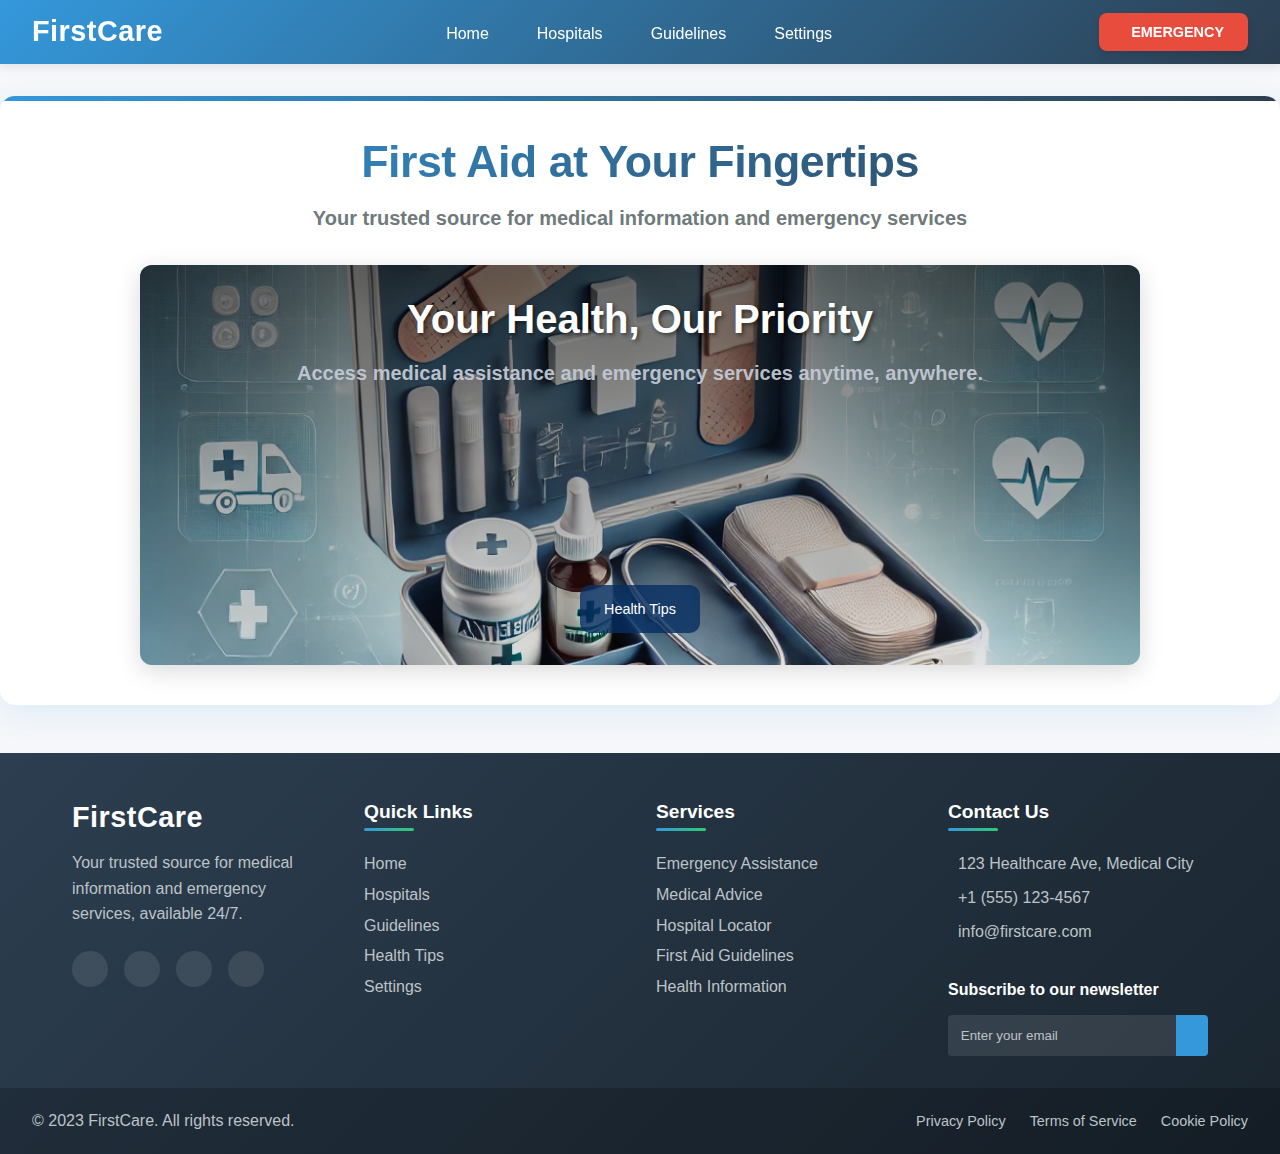
<file: index.html>
<!DOCTYPE html>
<html lang="en">

<head>
  <meta charset="UTF-8">
  <meta name="viewport" content="width=device-width, initial-scale=1.0">
  <title>FirstCare-Instant Aid, Anytime, Anywhere</title>
  <link rel="stylesheet" href="home.css">


<body>
  <div class="home-container">
    <nav class="navbar">
      <div class="logo">
        <a href="#">FirstCare</a>
      </div>

      <!-- search bar -->
      <ul class="nav-links">
        <li>
          <search></search>
        </li>
        <li>
          <a href="#" class="nav-item">
            <i class="fas fa-home nav-icon"></i>
            <span>Home</span>
          </a>
        </li>
        <li>
          <a href="/hospitals" class="nav-item">
            <i class="fas fa-hospital nav-icon"></i>
            <span>Hospitals</span>
          </a>
        </li>
        <li>
          <a href="/pages/guidelines.html" class="nav-item">
            <i class="fas fa-book nav-icon"></i>
            <span>Guidelines</span>
          </a>
        </li>
        <li>
          <a href="/settings" class="nav-item">
            <i class="fas fa-cog nav-icon"></i>
            <span>Settings</span>
          </a>
        </li>
      </ul>

      <button id="emergency-btn" class="emergency-btn" onclick="handleEmergencyClick()">
        <i class="fas fa-exclamation-triangle emergency-icon"></i>
        EMERGENCY
      </button>
    </nav>

    <div class="content">
      <h1>First Aid at Your Fingertips</h1>
      <h4>Your trusted source for medical information and emergency services</h4>

      <div class="banner-container">
        <img src="/images/home.png" alt="home_page" class="banner-image">
        <div class="banner-overlay">
          <h2 class="banner-title">Your Health, Our Priority</h2>
          <h4 style="color: rgba(195, 201, 213, 0.947);">Access medical assistance and emergency services anytime, anywhere.</h4>

          <!-- Quick Navigation Links -->
          <div class="quick-nav"></div>
          <a href="./pages/health-tips.html" class="quick-nav-item">
            <span>Health Tips</span>
          
          </a>
        </div>
      </div>
    </div>

<script src="/chatbot.js"></script>  
</body>

<footer class="footer">
  <div class="footer-container">
    <div class="footer-section">
      <div class="footer-logo">
        <a href="#">FirstCare</a>
      </div>
      <p class="footer-description">Your trusted source for medical information and emergency services, available 24/7.</p>
      <div class="social-links">
        <a href="#" class="social-link"><i class="fab fa-facebook-f"></i></a>
        <a href="#" class="social-link"><i class="fab fa-twitter"></i></a>
        <a href="#" class="social-link"><i class="fab fa-instagram"></i></a>
        <a href="#" class="social-link"><i class="fab fa-linkedin-in"></i></a>
      </div>
    </div>
    
    <div class="footer-section">
      <h3 class="footer-heading">Quick Links</h3>
      <ul class="footer-links">
        <li><a href="#">Home</a></li>
        <li><a href="/hospitals">Hospitals</a></li>
        <li><a href="/guidelines">Guidelines</a></li>
        <li><a href="/health-tips">Health Tips</a></li>
        <li><a href="/settings">Settings</a></li>
      </ul>
    </div>
    
    <div class="footer-section">
      <h3 class="footer-heading">Services</h3>
      <ul class="footer-links">
        <li><a href="#">Emergency Assistance</a></li>
        <li><a href="#">Medical Advice</a></li>
        <li><a href="#">Hospital Locator</a></li>
        <li><a href="#">First Aid Guidelines</a></li>
        <li><a href="#">Health Information</a></li>
      </ul>
    </div>
    
    <div class="footer-section">
      <h3 class="footer-heading">Contact Us</h3>
      <ul class="contact-info">
        <li><i class="fas fa-map-marker-alt"></i> 123 Healthcare Ave, Medical City</li>
        <li><i class="fas fa-phone-alt"></i> +1 (555) 123-4567</li>
        <li><i class="fas fa-envelope"></i> info@firstcare.com</li>
      </ul>
      <div class="newsletter">
        <h4>Subscribe to our newsletter</h4>
        <form class="newsletter-form">
          <input type="email" placeholder="Enter your email">
          <button type="submit"><i class="fas fa-paper-plane"></i></button>
        </form>
      </div>
    </div>
  </div>
  
  <div class="footer-bottom">
    <p>© 2023 FirstCare. All rights reserved.</p>
    <div class="footer-bottom-links">
      <a href="#">Privacy Policy</a>
      <a href="#">Terms of Service</a>
      <a href="#">Cookie Policy</a>
    </div>
  </div>
</footer>
</html>
</file>
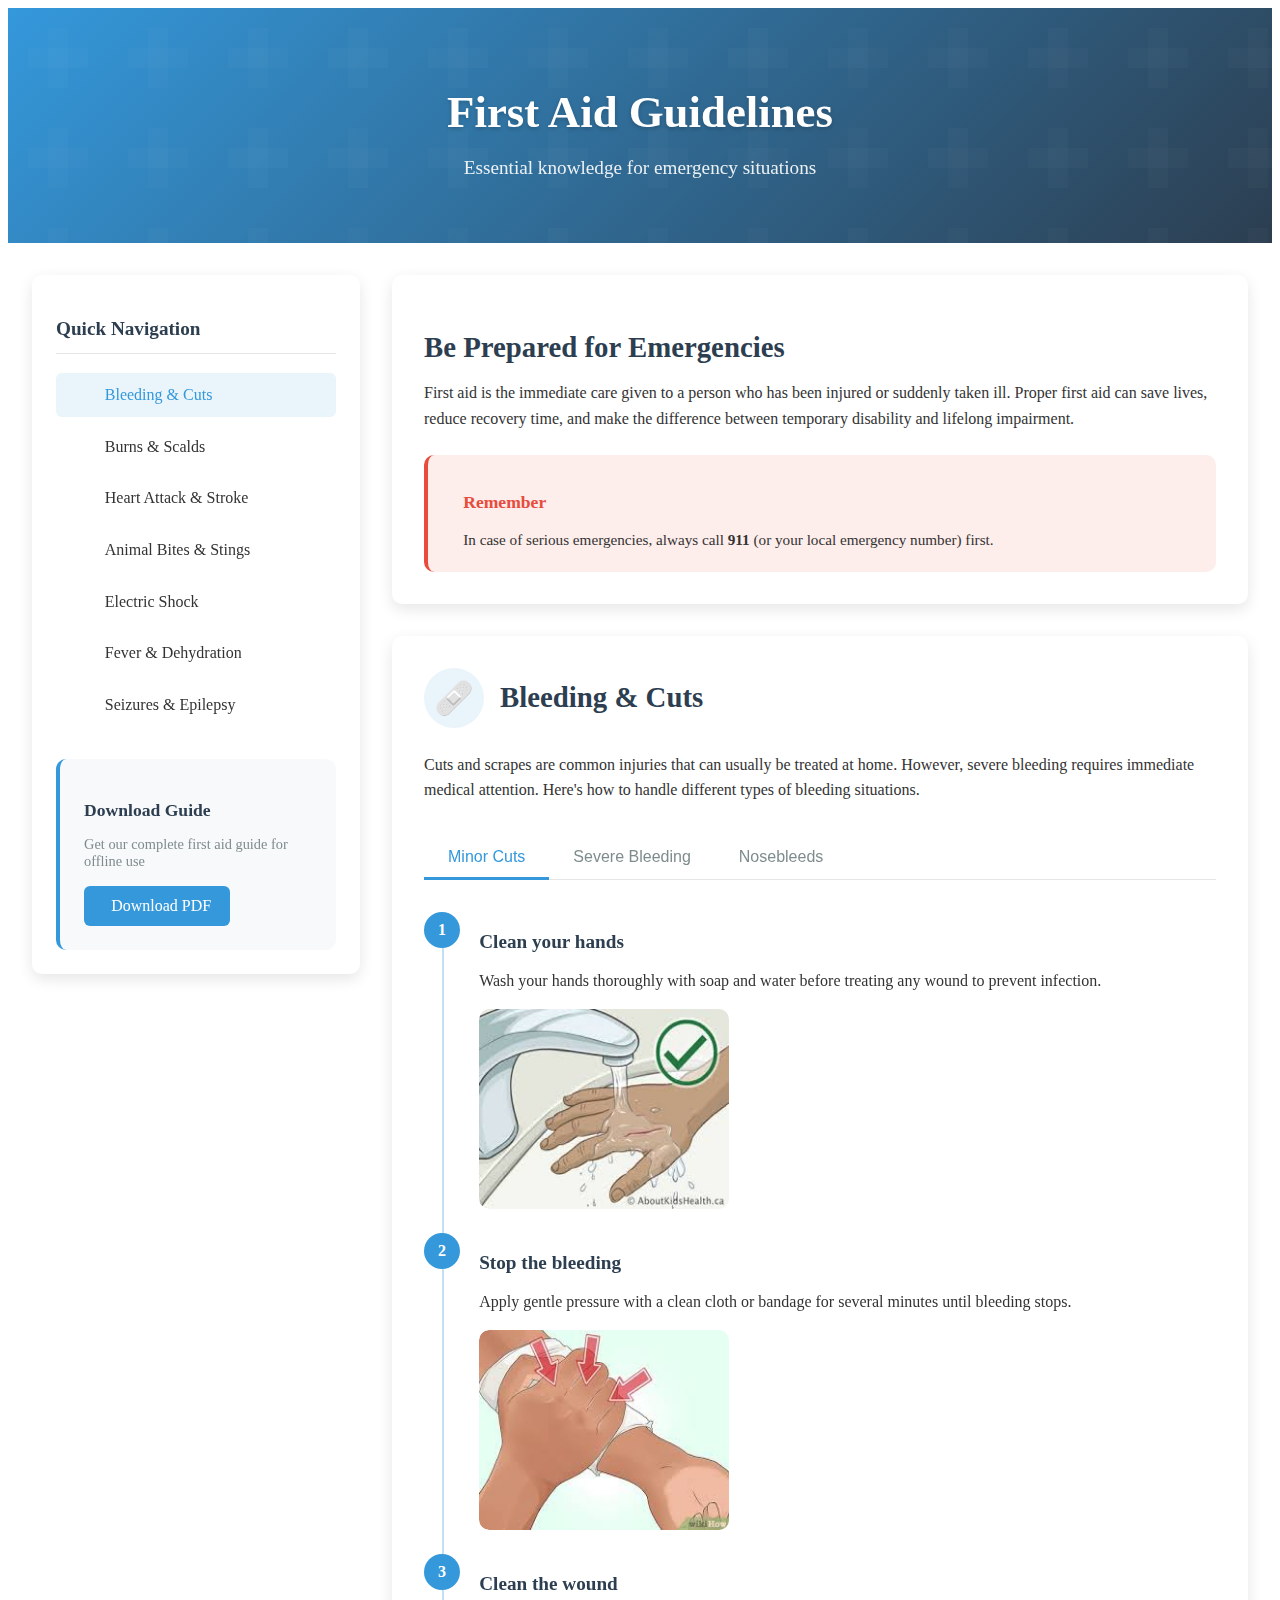
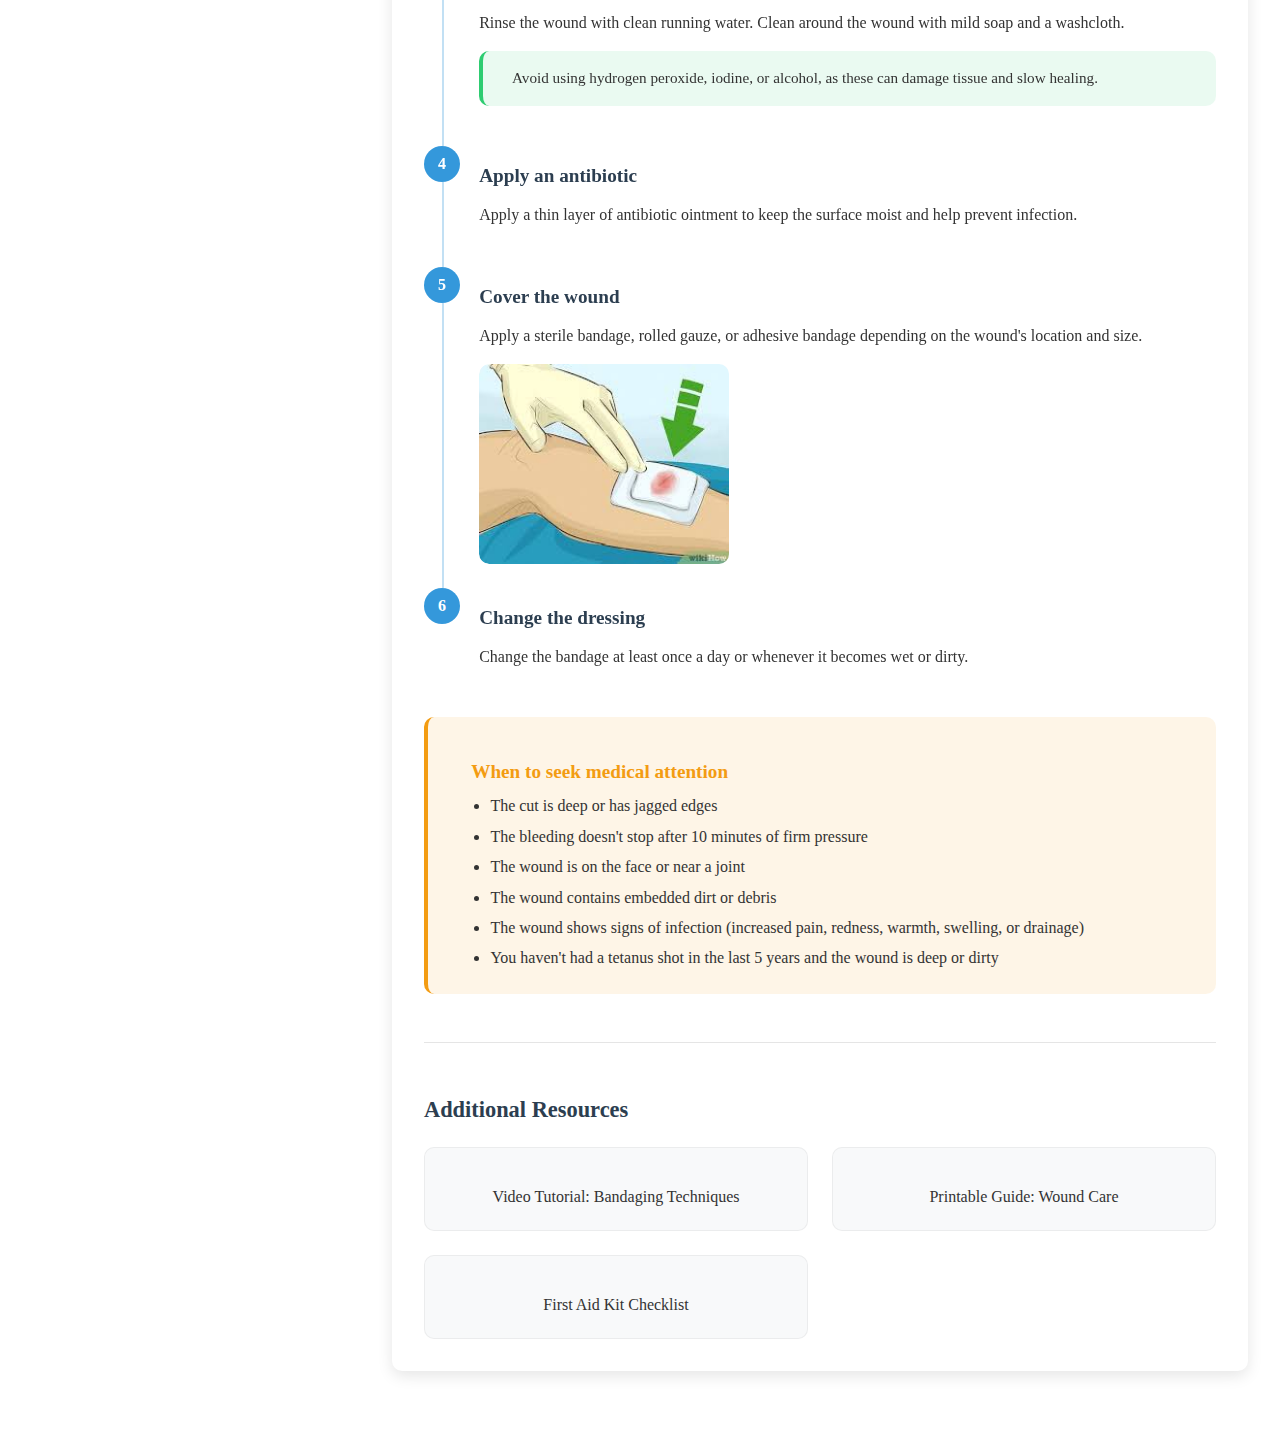
<file: pages/guidelines.html>
<!DOCTYPE html>
<html lang="en">

<head>
  <meta charset="UTF-8" />
  <meta name="viewport" content="width=device-width, initial-scale=1.0" />
  <title>FirstCare-Instant Aid, Anytime, Anywhere</title>
  <link rel="stylesheet" href="guidelines.css" />
</head>

<body>
  <!-- Header Section -->
  <div class="guidelines-header">
    <div class="header-content">
      <h1>First Aid Guidelines</h1>
      <p>Essential knowledge for emergency situations</p>
    </div>
  </div>

  <!-- Main Content -->
  <div class="guidelines-container">
    <div class="sidebar">
      <h3>Quick Navigation</h3>
      <ul class="sidebar-nav">
        <li class="active">
          <a href="#bleeding"><i class="fas fa-tint"></i> Bleeding & Cuts</a>
        </li>
        <li>
          <a href="#burns"><i class="fas fa-fire"></i> Burns & Scalds</a>
        </li>
        <li>
          <a href="#heart-attack"><i class="fas fa-heartbeat"></i> Heart Attack & Stroke</a>
        </li>
        <li>
          <a href="#animal-bites"><i class="fas fa-paw"></i> Animal Bites & Stings</a>
        </li>
        <li>
          <a href="#electric-shock"><i class="fas fa-bolt"></i> Electric Shock</a>
        </li>
        <li>
          <a href="#fever"><i class="fas fa-thermometer-half"></i> Fever & Dehydration</a>
        </li>
        <li>
          <a href="#seizures"><i class="fas fa-brain"></i> Seizures & Epilepsy</a>
        </li>

      </ul>
      <div class="download-box">
        <h3>Download Guide</h3>
        <p>Get our complete first aid guide for offline use</p>
        <a href="#" class="download-btn" onclick="downloadPDF()">
          <i class="fas fa-file-pdf"></i> Download PDF
        </a>
      </div>
    </div>

    <div class="content-area">
      <section id="introduction" class="intro-section">
        <h2>Be Prepared for Emergencies</h2>
        <p>
          First aid is the immediate care given to a person who has been
          injured or suddenly taken ill. Proper first aid can save lives,
          reduce recovery time, and make the difference between temporary
          disability and lifelong impairment.
        </p>
        <div class="emergency-reminder">
          <i class="fas fa-phone-alt"></i>
          <div>
            <h3>Remember</h3>
            <p>
              In case of serious emergencies, always call
              <strong>911</strong> (or your local emergency number) first.
            </p>
          </div>
        </div>
      </section>

      <!-- Bleeding & Cuts Section -->
      <section id="bleeding" class="guideline-section">
        <div class="section-header">
          <div class="icon-container">🩹</div>
          <h2>Bleeding & Cuts</h2>
        </div>

        <div class="section-intro">
          <p>
            Cuts and scrapes are common injuries that can usually be treated
            at home. However, severe bleeding requires immediate medical
            attention. Here's how to handle different types of bleeding
            situations.
          </p>
        </div>

        <div class="guideline-tabs">
          <button class="tab-btn active" onclick="switchTab(this, 'minor-cuts')">
            Minor Cuts
          </button>
          <button class="tab-btn" onclick="switchTab(this, 'severe-bleeding')">
            Severe Bleeding
          </button>
          <button class="tab-btn" onclick="switchTab(this, 'nosebleeds')">
            Nosebleeds
          </button>
        </div>

        <div class="tab-content-container">
          <!-- Minor Cuts Content -->
          <div id="minor-cuts" class="tab-content active">
            <div class="step-by-step">
              <div class="step">
                <div class="step-number">1</div>
                <div class="step-content">
                  <h3>Clean your hands</h3>
                  <p>
                    Wash your hands thoroughly with soap and water before
                    treating any wound to prevent infection.
                  </p>
                  <div class="step-image">
                    <img src="/images/washhands.png" alt="Washing hands" />
                  </div>
                </div>
              </div>

              <div class="step">
                <div class="step-number">2</div>
                <div class="step-content">
                  <h3>Stop the bleeding</h3>
                  <p>
                    Apply gentle pressure with a clean cloth or bandage for
                    several minutes until bleeding stops.
                  </p>
                  <div class="step-image">
                    <img src="/images/applypressure.png" alt="Applying pressure to wound" />
                  </div>
                </div>
              </div>

              <div class="step">
                <div class="step-number">3</div>
                <div class="step-content">
                  <h3>Clean the wound</h3>
                  <p>
                    Rinse the wound with clean running water. Clean around the
                    wound with mild soap and a washcloth.
                  </p>
                  <div class="tip-box">
                    <i class="fas fa-lightbulb"></i>
                    <p>
                      Avoid using hydrogen peroxide, iodine, or alcohol, as
                      these can damage tissue and slow healing.
                    </p>
                  </div>
                </div>
              </div>

              <div class="step">
                <div class="step-number">4</div>
                <div class="step-content">
                  <h3>Apply an antibiotic</h3>
                  <p>
                    Apply a thin layer of antibiotic ointment to keep the
                    surface moist and help prevent infection.
                  </p>
                </div>
              </div>

              <div class="step">
                <div class="step-number">5</div>
                <div class="step-content">
                  <h3>Cover the wound</h3>
                  <p>
                    Apply a sterile bandage, rolled gauze, or adhesive bandage
                    depending on the wound's location and size.
                  </p>
                  <div class="step-image">
                    <img src="/images/applybandage.png" alt="Applying bandage" />
                  </div>
                </div>
              </div>

              <div class="step">
                <div class="step-number">6</div>
                <div class="step-content">
                  <h3>Change the dressing</h3>
                  <p>
                    Change the bandage at least once a day or whenever it
                    becomes wet or dirty.
                  </p>
                </div>
              </div>
            </div>

            <div class="warning-box">
              <div class="warning-icon">
                <i class="fas fa-exclamation-triangle"></i>
              </div>
              <div class="warning-content">
                <h3>When to seek medical attention</h3>
                <ul>
                  <li>The cut is deep or has jagged edges</li>
                  <li>
                    The bleeding doesn't stop after 10 minutes of firm
                    pressure
                  </li>
                  <li>The wound is on the face or near a joint</li>
                  <li>The wound contains embedded dirt or debris</li>
                  <li>
                    The wound shows signs of infection (increased pain,
                    redness, warmth, swelling, or drainage)
                  </li>
                  <li>
                    You haven't had a tetanus shot in the last 5 years and the
                    wound is deep or dirty
                  </li>
                </ul>
              </div>
            </div>
          </div>

          <!-- Severe Bleeding Content -->
          <div id="severe-bleeding" class="tab-content">
            <div class="emergency-alert">
              <i class="fas fa-ambulance"></i>
              <p>
                Severe bleeding is a medical emergency. Call 911 immediately
                while providing first aid.
              </p>
            </div>

            <div class="step-by-step">
              <div class="step">
                <div class="step-number">1</div>
                <div class="step-content">
                  <h3>Apply direct pressure</h3>
                  <p>
                    Press firmly on the wound with a clean cloth, gauze pad,
                    or clothing.
                  </p>
                  <div class="step-image">
                    <img src="/images/directpressure.png" alt="Applying direct pressure" />
                  </div>
                </div>
              </div>

              <div class="step">
                <div class="step-number">2</div>
                <div class="step-content">
                  <h3>Maintain pressure</h3>
                  <p>
                    Continue applying steady, firm pressure for at least 15
                    minutes without checking the wound.
                  </p>
                </div>
              </div>

              <div class="step">
                <div class="step-number">3</div>
                <div class="step-content">
                  <h3>Elevate the wound</h3>
                  <p>
                    If possible, raise the injured area above the level of the
                    heart to help reduce bleeding.
                  </p>
                </div>
              </div>

              <div class="step">
                <div class="step-number">4</div>
                <div class="step-content">
                  <h3>Add more dressing if needed</h3>
                  <p>
                    If blood soaks through, add more gauze or cloth without
                    removing the original dressing.
                  </p>
                </div>
              </div>

              <div class="step">
                <div class="step-number">5</div>
                <div class="step-content">
                  <h3>Use pressure points</h3>
                  <p>
                    If bleeding continues, apply pressure to the nearest
                    pressure point (where a major artery lies close to the
                    skin).
                  </p>
                  <div class="step-image">
                    <img src="/images/pressurepoint.png" alt="Pressure points diagram" />
                  </div>
                </div>
              </div>

              <div class="step">
                <div class="step-number">6</div>
                <div class="step-content">
                  <h3>Immobilize the injured area</h3>
                  <p>
                    Keep the wounded area as still as possible while waiting
                    for emergency services.
                  </p>
                </div>
              </div>
            </div>

            <div class="warning-box severe">
              <div class="warning-icon">
                <i class="fas fa-exclamation-circle"></i>
              </div>
              <div class="warning-content">
                <h3>Important warnings</h3>
                <ul>
                  <li>
                    Do not remove any embedded large objects from a wound
                  </li>
                  <li>
                    Do not apply a tourniquet unless you have proper training
                  </li>
                  <li>
                    Watch for signs of shock: pale skin, rapid breathing,
                    weakness, confusion
                  </li>
                  <li>Keep the person warm and lying down if possible</li>
                </ul>
              </div>
            </div>
          </div>

          <!-- Nosebleeds Content -->
          <div id="nosebleeds" class="tab-content">
            <div class="step-by-step">
              <div class="step">
                <div class="step-number">1</div>
                <div class="step-content">
                  <h3>Sit upright and lean forward</h3>
                  <p>
                    This reduces blood pressure in the veins of the nose and
                    prevents blood from running down the throat.
                  </p>
                  <div class="step-image">
                    <img src="/images/tilt.png" alt="Proper sitting position" />
                  </div>
                </div>
              </div>

              <div class="step">
                <div class="step-number">2</div>
                <div class="step-content">
                  <h3>Pinch the soft part of the nose</h3>
                  <p>
                    Using your thumb and index finger, pinch the soft part of
                    the nose just below the bony ridge.
                  </p>
                  <div class="step-image">
                    <img src="/images/pinch.png" alt="Pinching nose" />
                  </div>
                </div>
              </div>

              <div class="step">
                <div class="step-number">3</div>
                <div class="step-content">
                  <h3>Hold for 10-15 minutes</h3>
                  <p>
                    Maintain pressure for at least 10-15 minutes without
                    checking if the bleeding has stopped.
                  </p>
                </div>
              </div>

              <div class="step">
                <div class="step-number">4</div>
                <div class="step-content">
                  <h3>Apply cold compress</h3>
                  <p>
                    Place a cold compress or ice pack across the bridge of the
                    nose to constrict blood vessels.
                  </p>
                </div>
              </div>

              <div class="step">
                <div class="step-number">5</div>
                <div class="step-content">
                  <h3>Avoid certain actions</h3>
                  <p>
                    Don't tilt your head back, lie down, or stuff tissues into
                    your nose. Avoid blowing your nose for several hours after
                    the bleeding stops.
                  </p>
                  <div class="tip-box">
                    <i class="fas fa-lightbulb"></i>
                    <p>
                      Apply a small amount of petroleum jelly inside the
                      nostril to prevent dryness after the bleeding stops.
                    </p>
                  </div>
                </div>
              </div>
            </div>

            <div class="warning-box">
              <div class="warning-icon">
                <i class="fas fa-exclamation-triangle"></i>
              </div>
              <div class="warning-content">
                <h3>When to seek medical attention</h3>
                <ul>
                  <li>
                    Bleeding doesn't stop after 20 minutes of direct pressure
                  </li>
                  <li>Nosebleed follows a head injury</li>
                  <li>The person is taking blood thinners</li>
                  <li>Nosebleeds are frequent or heavy</li>
                  <li>
                    There is excessive blood loss causing dizziness or
                    weakness
                  </li>
                </ul>
              </div>
            </div>
          </div>
        </div>

        <div class="additional-resources">
          <h3>Additional Resources</h3>
          <div class="resources-grid">
            <a href="#" class="resource-card">
              <i class="fas fa-video"></i>
              <span>Video Tutorial: Bandaging Techniques</span>
            </a>
            <a href="#" class="resource-card">
              <i class="fas fa-file-pdf"></i>
              <span>Printable Guide: Wound Care</span>
            </a>
            <a href="#" class="resource-card">
              <i class="fas fa-shopping-cart"></i>
              <span>First Aid Kit Checklist</span>
            </a>
          </div>
        </div>
      </section>

      <!-- Burns & Scalds -->
      <section id="burns" class="guideline-section">
        <div class="section-header">
          <div class="icon-container">🤕</div>
          <h2>Burns & Scalds</h2>
        </div>
        <div class="section-intro">
          <p>
            Burns are injuries to tissues caused by heat, chemicals,
            electricity, sunlight, or radiation. Scalds are a type of burn
            caused by hot liquids or steam. Proper first aid can minimize
            damage and prevent complications.
          </p>
        </div>

        <div class="guideline-tabs">
          <button class="tab-btn active" onclick="switchTab(this, 'minor-burns')">
            Minor Burns
          </button>
          <button class="tab-btn" onclick="switchTab(this, 'severe-burns')">
            Severe Burns
          </button>
          <button class="tab-btn" onclick="switchTab(this, 'chemical-burns')">
            Chemical Burns
          </button>
        </div>

        <div class="tab-content-container">
          <!-- Minor Burns Content -->
          <div id="minor-burns" class="tab-content active">
            <div class="step-by-step">
              <div class="step">
                <div class="step-number">1</div>
                <div class="step-content">
                  <h3>Cool the burn</h3>
                  <p>
                    Hold the burned area under cool (not cold) running water
                    for 10 to 15 minutes or until the pain subsides.
                  </p>
                  <div class="step-image">
                    <img src="/images/coolburn.png" alt="Cooling a burn with water" />
                  </div>
                </div>
              </div>

              <div class="step">
                <div class="step-number">2</div>
                <div class="step-content">
                  <h3>Remove jewelry and tight items</h3>
                  <p>
                    Remove rings, watches, belts, or tight clothing from the
                    burned area before swelling begins.
                  </p>
                  <div class="tip-box">
                    <i class="fas fa-lightbulb"></i>
                    <p>
                      Do this carefully and only if the items come off easily.
                      Never pull on stuck items.
                    </p>
                  </div>
                </div>
              </div>

              <div class="step">
                <div class="step-number">3</div>
                <div class="step-content">
                  <h3>Protect the burn</h3>
                  <p>
                    Cover the burn with a sterile, non-stick bandage or clean
                    cloth. Wrap loosely to avoid pressure on the burned skin.
                  </p>
                  <div class="step-image">
                    <img src="/images/burnbandage.png" alt="Applying bandage to burn" />
                  </div>
                </div>
              </div>

              <div class="step">
                <div class="step-number">4</div>
                <div class="step-content">
                  <h3>Take pain relievers</h3>
                  <p>
                    Over-the-counter pain medications like ibuprofen,
                    naproxen, or acetaminophen can help reduce pain and
                    inflammation.
                  </p>
                </div>
              </div>

              <div class="step">
                <div class="step-number">5</div>
                <div class="step-content">
                  <h3>Apply moisturizer</h3>
                  <p>
                    After the burn has cooled, apply a gentle moisturizer or
                    aloe vera gel to soothe the skin.
                  </p>
                  <div class="tip-box">
                    <i class="fas fa-lightbulb"></i>
                    <p>
                      Do not apply butter, oil, toothpaste, or ice to burns as
                      these can cause more damage.
                    </p>
                  </div>
                </div>
              </div>
            </div>

            <div class="warning-box">
              <div class="warning-icon">
                <i class="fas fa-exclamation-triangle"></i>
              </div>
              <div class="warning-content">
                <h3>When to seek medical attention</h3>
                <ul>
                  <li>Burns larger than 3 inches in diameter</li>
                  <li>
                    Burns on the face, hands, feet, genitals, or major joints
                  </li>
                  <li>Burns that appear white, charred, or leathery</li>
                  <li>Burns that don't heal within 2 weeks</li>
                  <li>
                    Signs of infection (increased pain, redness, swelling,
                    oozing)
                  </li>
                  <li>Burns accompanied by difficulty breathing</li>
                </ul>
              </div>
            </div>
          </div>

          <!-- Severe Burns Content -->
          <div id="severe-burns" class="tab-content">
            <div class="emergency-alert">
              <i class="fas fa-ambulance"></i>
              <p>
                Severe burns are a medical emergency. Call 911 immediately
                while providing first aid.
              </p>
            </div>

            <div class="step-by-step">
              <div class="step">
                <div class="step-number">1</div>
                <div class="step-content">
                  <h3>Ensure safety</h3>
                  <p>
                    Make sure the person is no longer in contact with the
                    burning source. Don't remove burned clothing that's stuck
                    to the skin.
                  </p>
                </div>
              </div>

              <div class="step">
                <div class="step-number">2</div>
                <div class="step-content">
                  <h3>Check breathing and circulation</h3>
                  <p>
                    Monitor vital signs and be prepared to perform CPR if
                    necessary.
                  </p>
                  <div class="step-image">
                    <img src="/images/checkbreathing.png" alt="Checking breathing" />
                  </div>
                </div>
              </div>

              <div class="step">
                <div class="step-number">3</div>
                <div class="step-content">
                  <h3>Cover the area</h3>
                  <p>
                    Cover the burn area with a clean, dry sheet or cloth. Do
                    not immerse large severe burns in water.
                  </p>
                </div>
              </div>

              <div class="step">
                <div class="step-number">4</div>
                <div class="step-content">
                  <h3>Elevate burned areas</h3>
                  <p>
                    If possible, raise burned arms, legs, or feet above heart
                    level to reduce swelling.
                  </p>
                </div>
              </div>

              <div class="step">
                <div class="step-number">5</div>
                <div class="step-content">
                  <h3>Watch for signs of shock</h3>
                  <p>
                    Look for pale, clammy skin, weakness, bluish lips and
                    fingernails, and decreased alertness.
                  </p>
                  <div class="step-image">
                    <img src="/images/shocksigns.png" alt="Signs of shock" />
                  </div>
                </div>
              </div>
            </div>

            <div class="warning-box severe">
              <div class="warning-icon">
                <i class="fas fa-exclamation-circle"></i>
              </div>
              <div class="warning-content">
                <h3>Important warnings</h3>
                <ul>
                  <li>Do not apply ice to a severe burn</li>
                  <li>Do not break blisters</li>
                  <li>Do not apply ointments, butter, or home remedies</li>
                  <li>Do not remove clothing stuck to the burn</li>
                  <li>
                    Do not give anything by mouth if the person is unconscious
                    or having trouble breathing
                  </li>
                </ul>
              </div>
            </div>
          </div>

          <!-- Chemical Burns Content -->
          <div id="chemical-burns" class="tab-content">
            <div class="step-by-step">
              <div class="step">
                <div class="step-number">1</div>
                <div class="step-content">
                  <h3>Remove the chemical source</h3>
                  <p>
                    Brush off dry chemicals, then flush with water. Remove
                    contaminated clothing or jewelry.
                  </p>
                  <div class="emergency-alert">
                    <i class="fas fa-exclamation-triangle"></i>
                    <p>
                      Wear protective gloves if available to avoid getting
                      chemicals on yourself.
                    </p>
                  </div>
                </div>
              </div>

              <div class="step">
                <div class="step-number">2</div>
                <div class="step-content">
                  <h3>Flush with water</h3>
                  <p>
                    Rinse the area with cool, running water for at least 20
                    minutes. For eye burns, hold eyelids open and flush
                    continuously.
                  </p>
                  <div class="step-image">
                    <img src="/images/flushchemical.png" alt="Flushing chemical burn" />
                  </div>
                </div>
              </div>

              <div class="step">
                <div class="step-number">3</div>
                <div class="step-content">
                  <h3>Do not neutralize</h3>
                  <p>
                    Do not attempt to neutralize the chemical with another
                    substance unless specifically instructed by a poison
                    control center.
                  </p>
                  <div class="tip-box">
                    <i class="fas fa-lightbulb"></i>
                    <p>
                      If possible, identify the chemical to inform medical
                      personnel.
                    </p>
                  </div>
                </div>
              </div>

              <div class="step">
                <div class="step-number">4</div>
                <div class="step-content">
                  <h3>Cover the burn</h3>
                  <p>
                    After thorough rinsing, cover the burn with a clean, dry
                    bandage or cloth.
                  </p>
                </div>
              </div>

              <div class="step">
                <div class="step-number">5</div>
                <div class="step-content">
                  <h3>Seek medical attention</h3>
                  <p>
                    All chemical burns should be evaluated by a healthcare
                    professional, even if they appear minor.
                  </p>
                </div>
              </div>
            </div>

            <div class="warning-box">
              <div class="warning-icon">
                <i class="fas fa-phone-alt"></i>
              </div>
              <div class="warning-content">
                <h3>Contact Poison Control</h3>
                <p>
                  For chemical exposures, call the Poison Control Center at
                  1-800-222-1222 for specific instructions based on the
                  chemical involved.
                </p>
              </div>
            </div>
          </div>
        </div>

        <div class="additional-resources">
          <h3>Additional Resources</h3>
          <div class="resources-grid">
            <a href="#" class="resource-card">
              <i class="fas fa-video"></i>
              <span>Video Tutorial: Burn Assessment</span>
            </a>
            <a href="#" class="resource-card">
              <i class="fas fa-file-pdf"></i>
              <span>Printable Guide: Burn First Aid</span>
            </a>
            <a href="#" class="resource-card">
              <i class="fas fa-shopping-cart"></i>
              <span>Burn Care Products</span>
            </a>
          </div>
        </div>
      </section>

      <!-- Heart attack and stroke section -->
      <section id="heart-attack" class="guideline-section">
        <div class="section-header">
          <div class="icon-container">💔</div>
          <h2>Heart Attack & Stroke</h2>
        </div>
        <div class="section-intro">
          <p>
            Heart attacks and strokes are life-threatening emergencies that
            require immediate medical attention. Recognizing the signs early
            and taking quick action can save lives and reduce the risk of
            permanent damage.
          </p>
        </div>

        <div class="guideline-tabs">
          <button class="tab-btn active" onclick="switchTab(this, 'heart-attack-tab')">
            Heart Attack
          </button>
          <button class="tab-btn" onclick="switchTab(this, 'stroke-tab')">
            Stroke
          </button>
          <button class="tab-btn" onclick="switchTab(this, 'cpr-tab')">
            CPR Basics
          </button>
        </div>

        <div class="tab-content-container">
          <!-- Heart Attack Content -->
          <div id="heart-attack-tab" class="tab-content active">
            <div class="emergency-alert">
              <i class="fas fa-ambulance"></i>
              <p>
                Heart attacks are life-threatening emergencies. Call 911
                immediately if you suspect someone is having a heart attack.
              </p>
            </div>

            <div class="step-by-step">
              <div class="step">
                <div class="step-number">1</div>
                <div class="step-content">
                  <h3>Recognize the symptoms</h3>
                  <p>Common heart attack symptoms include:</p>
                  <ul>
                    <li>
                      Chest pain or pressure that may spread to the arm, jaw,
                      or back
                    </li>
                    <li>Shortness of breath</li>
                    <li>Cold sweat, nausea, or lightheadedness</li>
                    <li>Extreme fatigue</li>
                  </ul>
                  <div class="tip-box">
                    <i class="fas fa-lightbulb"></i>
                    <p>
                      Women may experience different symptoms, such as
                      fatigue, nausea, and back or jaw pain without chest
                      discomfort.
                    </p>
                  </div>
                  <div class="step-image">
                    <img src="/images/heartattacksigns.png" alt="Heart attack symptoms" />
                  </div>
                </div>
              </div>

              <div class="step">
                <div class="step-number">2</div>
                <div class="step-content">
                  <h3>Call emergency services (911)</h3>
                  <p>
                    Don't wait to see if symptoms improve. Call 911
                    immediately if you suspect a heart attack.
                  </p>
                </div>
              </div>

              <div class="step">
                <div class="step-number">3</div>
                <div class="step-content">
                  <h3>Have the person sit or lie down</h3>
                  <p>
                    Help the person into a comfortable position, typically
                    sitting upright to ease breathing.
                  </p>
                  <div class="step-image">
                    <img src="/images/restposition.png" alt="Comfortable resting position" />
                  </div>
                </div>
              </div>

              <div class="step">
                <div class="step-number">4</div>
                <div class="step-content">
                  <h3>Administer aspirin if available</h3>
                  <p>
                    If the person is not allergic to aspirin, have them chew a
                    regular-strength aspirin (325 mg) or four low-dose aspirin
                    (81 mg).
                  </p>
                  <div class="tip-box">
                    <i class="fas fa-lightbulb"></i>
                    <p>
                      Chewing the aspirin rather than swallowing it whole
                      allows it to enter the bloodstream faster.
                    </p>
                  </div>
                </div>
              </div>

              <div class="step">
                <div class="step-number">5</div>
                <div class="step-content">
                  <h3>Loosen tight clothing</h3>
                  <p>
                    Loosen any tight clothing, especially around the neck or
                    waist, to help with breathing and circulation.
                  </p>
                </div>
              </div>

              <div class="step">
                <div class="step-number">6</div>
                <div class="step-content">
                  <h3>Monitor and be prepared for CPR</h3>
                  <p>
                    Monitor the person's breathing and consciousness. Be
                    prepared to perform CPR if they become unresponsive and
                    stop breathing normally.
                  </p>
                </div>
              </div>
            </div>

            <div class="warning-box severe">
              <div class="warning-icon">
                <i class="fas fa-exclamation-circle"></i>
              </div>
              <div class="warning-content">
                <h3>Important warnings</h3>
                <ul>
                  <li>
                    Do not let the person drive themselves to the hospital
                  </li>
                  <li>Do not wait to see if symptoms go away on their own</li>
                  <li>Do not give aspirin if the person is allergic to it</li>
                  <li>
                    Do not give anything by mouth if the person is unconscious
                  </li>
                </ul>
              </div>
            </div>
          </div>

          <!-- Stroke Content -->
          <div id="stroke-tab" class="tab-content">
            <div class="emergency-alert">
              <i class="fas fa-ambulance"></i>
              <p>
                Stroke is a medical emergency. Call 911 immediately. Remember:
                Time is brain - every minute counts!
              </p>
            </div>

            <div class="step-by-step">
              <div class="step">
                <div class="step-number">1</div>
                <div class="step-content">
                  <h3>Remember "FAST" to identify stroke</h3>
                  <p>
                    Use the FAST method to check for common stroke symptoms:
                  </p>
                  <ul>
                    <li>
                      <strong>F</strong>ace: Ask the person to smile. Does one
                      side of the face droop?
                    </li>
                    <li>
                      <strong>A</strong>rms: Ask the person to raise both
                      arms. Does one arm drift downward?
                    </li>
                    <li>
                      <strong>S</strong>peech: Ask the person to repeat a
                      simple phrase. Is their speech slurred or strange?
                    </li>
                    <li>
                      <strong>T</strong>ime: If you observe any of these
                      signs, call 911 immediately.
                    </li>
                  </ul>
                  <div class="step-image">
                    <img src="/images/fast.png" alt="FAST stroke identification" />
                  </div>
                </div>
              </div>

              <div class="step">
                <div class="step-number">2</div>
                <div class="step-content">
                  <h3>Note the time symptoms began</h3>
                  <p>
                    Record when symptoms first appeared. This information is
                    crucial for treatment decisions.
                  </p>
                </div>
              </div>

              <div class="step">
                <div class="step-number">3</div>
                <div class="step-content">
                  <h3>Call emergency services (911)</h3>
                  <p>
                    Don't drive the person to the hospital yourself. Ambulance
                    personnel can begin life-saving treatment on the way.
                  </p>
                </div>
              </div>

              <div class="step">
                <div class="step-number">4</div>
                <div class="step-content">
                  <h3>Have the person lie down</h3>
                  <p>
                    Help the person lie down with their head slightly elevated
                    and turned to one side if they're vomiting or drooling.
                  </p>
                  <div class="step-image">
                    <img src="/images/strokeposition.png" alt="Position for stroke victim" />
                  </div>
                </div>
              </div>

              <div class="step">
                <div class="step-number">5</div>
                <div class="step-content">
                  <h3>Check breathing and pulse</h3>
                  <p>
                    Monitor the person's vital signs and be prepared to
                    perform CPR if necessary.
                  </p>
                </div>
              </div>

              <div class="step">
                <div class="step-number">6</div>
                <div class="step-content">
                  <h3>Do NOT give medication</h3>
                  <p>
                    Do not give aspirin, ibuprofen, or any other medication
                    unless specifically directed by emergency personnel.
                  </p>
                </div>
              </div>
            </div>

            <div class="warning-box">
              <div class="warning-icon">
                <i class="fas fa-exclamation-triangle"></i>
              </div>
              <div class="warning-content">
                <h3>Additional stroke symptoms</h3>
                <ul>
                  <li>Sudden severe headache with no known cause</li>
                  <li>Sudden trouble seeing in one or both eyes</li>
                  <li>Sudden confusion or trouble understanding speech</li>
                  <li>
                    Sudden trouble walking, dizziness, or loss of balance
                  </li>
                  <li>
                    Sudden numbness or weakness, especially on one side of the
                    body
                  </li>
                </ul>
              </div>
            </div>
          </div>

          <!-- CPR Basics Content -->
          <div id="cpr-tab" class="tab-content">
            <div class="emergency-alert">
              <i class="fas fa-heartbeat"></i>
              <p>
                CPR should only be performed if a person is unresponsive and
                not breathing normally.
              </p>
            </div>

            <div class="step-by-step">
              <div class="step">
                <div class="step-number">1</div>
                <div class="step-content">
                  <h3>Check responsiveness</h3>
                  <p>
                    Tap the person's shoulder and shout "Are you OK?" to check
                    if they're responsive.
                  </p>
                </div>
              </div>

              <div class="step">
                <div class="step-number">2</div>
                <div class="step-content">
                  <h3>Call for help</h3>
                  <p>
                    If the person is unresponsive, call 911 or ask someone
                    else to call while you begin CPR.
                  </p>
                </div>
              </div>

              <div class="step">
                <div class="step-number">3</div>
                <div class="step-content">
                  <h3>Position the person</h3>
                  <p>
                    Place the person on their back on a firm, flat surface.
                  </p>
                  <div class="step-image">
                    <img src="/images/cprposition.png" alt="CPR position" />
                  </div>
                </div>
              </div>

              <div class="step">
                <div class="step-number">4</div>
                <div class="step-content">
                  <h3>Begin chest compressions</h3>
                  <p>
                    Place the heel of one hand on the center of the chest,
                    place your other hand on top, and press down hard and fast
                    at a rate of 100-120 compressions per minute.
                  </p>
                  <ul>
                    <li>Push at least 2 inches deep</li>
                    <li>
                      Allow the chest to fully recoil between compressions
                    </li>
                    <li>Minimize interruptions in compressions</li>
                  </ul>
                  <div class="step-image">
                    <img src="/images/chestcompressions.png" alt="Chest compressions" />
                  </div>
                </div>
              </div>

              <div class="step">
                <div class="step-number">5</div>
                <div class="step-content">
                  <h3>Use an AED if available</h3>
                  <p>
                    If an Automated External Defibrillator (AED) is available,
                    turn it on and follow the voice prompts.
                  </p>
                  <div class="tip-box">
                    <i class="fas fa-lightbulb"></i>
                    <p>
                      Modern AEDs are designed to be used by anyone, with
                      clear voice instructions.
                    </p>
                  </div>
                  <div class="step-image">
                    <img src="/images/aed.png" alt="Using an AED" />
                  </div>
                </div>
              </div>

              <div class="step">
                <div class="step-number">6</div>
                <div class="step-content">
                  <h3>Continue CPR</h3>
                  <p>
                    Continue CPR until emergency services arrive or the person
                    shows signs of life.
                  </p>
                </div>
              </div>
            </div>

            <div class="warning-box">
              <div class="warning-icon">
                <i class="fas fa-info-circle"></i>
              </div>
              <div class="warning-content">
                <h3>Hands-Only CPR</h3>
                <p>
                  If you're not trained in CPR or are uncomfortable with
                  rescue breaths, perform hands-only CPR:
                </p>
                <ol>
                  <li>Call 911</li>
                  <li>Push hard and fast in the center of the chest</li>
                  <li>Continue until help arrives</li>
                </ol>
                <p>
                  Hands-only CPR can be as effective as conventional CPR for
                  cardiac arrest in adults.
                </p>
              </div>
            </div>
          </div>
        </div>

        <div class="additional-resources">
          <h3>Additional Resources</h3>
          <div class="resources-grid">
            <a href="#" class="resource-card">
              <i class="fas fa-video"></i>
              <span>Video Tutorial: Hands-Only CPR</span>
            </a>
            <a href="#" class="resource-card">
              <i class="fas fa-file-pdf"></i>
              <span>Printable Guide: Heart Attack Warning Signs</span>
            </a>
            <a href="#" class="resource-card">
              <i class="fas fa-map-marker-alt"></i>
              <span>Find CPR Classes Near You</span>
            </a>
          </div>
        </div>
      </section>

      <!-- animal bites and stings -->
      <section id="animal-bites" class="guideline-section">
        <div class="section-header">
          <div class="icon-container">🐍</div>
          <h2>Animal Bites & Stings</h2>
        </div>
        <div class="section-intro">
          <p>
            Animal bites and insect stings can range from minor irritations to
            life-threatening emergencies. Knowing how to respond quickly and
            appropriately can prevent complications and, in some cases, save
            lives.
          </p>
        </div>

        <div class="guideline-tabs">
          <button class="tab-btn active" onclick="switchTab(this, 'mammal-bites')">
            Mammal Bites
          </button>
          <button class="tab-btn" onclick="switchTab(this, 'snake-bites')">
            Snake Bites
          </button>
          <button class="tab-btn" onclick="switchTab(this, 'insect-stings')">
            Insect Stings
          </button>
        </div>

        <div class="tab-content-container">
          <!-- Mammal Bites Content -->
          <div id="mammal-bites" class="tab-content active">
            <div class="step-by-step">
              <div class="step">
                <div class="step-number">1</div>
                <div class="step-content">
                  <h3>Ensure safety</h3>
                  <p>
                    Move away from the animal to prevent further injury. Do
                    not attempt to capture or restrain the animal unless it
                    can be done safely.
                  </p>
                </div>
              </div>

              <div class="step">
                <div class="step-number">2</div>
                <div class="step-content">
                  <h3>Wash the wound</h3>
                  <p>
                    Clean the bite thoroughly with soap and warm water for at
                    least 5 minutes to reduce the risk of infection.
                  </p>
                  <div class="step-image">
                    <img src="/images/washbite.png" alt="Washing animal bite wound" />
                  </div>
                </div>
              </div>

              <div class="step">
                <div class="step-number">3</div>
                <div class="step-content">
                  <h3>Control bleeding</h3>
                  <p>
                    Apply gentle pressure with a clean cloth or bandage.
                    Elevate the injured area if possible.
                  </p>
                </div>
              </div>

              <div class="step">
                <div class="step-number">4</div>
                <div class="step-content">
                  <h3>Apply antibiotic ointment</h3>
                  <p>
                    After cleaning, apply an over-the-counter antibiotic
                    ointment to help prevent infection.
                  </p>
                </div>
              </div>

              <div class="step">
                <div class="step-number">5</div>
                <div class="step-content">
                  <h3>Cover the wound</h3>
                  <p>
                    Apply a sterile bandage or clean cloth to protect the
                    wound from further contamination.
                  </p>
                  <div class="step-image">
                    <img src="/images/bandagebite.png" alt="Bandaging bite wound" />
                  </div>
                </div>
              </div>

              <div class="step">
                <div class="step-number">6</div>
                <div class="step-content">
                  <h3>Seek medical attention</h3>
                  <p>
                    Most animal bites require medical evaluation due to the
                    high risk of infection and possible need for rabies
                    prevention, tetanus shots, or antibiotics.
                  </p>
                  <div class="tip-box">
                    <i class="fas fa-lightbulb"></i>
                    <p>
                      Try to remember details about the animal (species,
                      appearance, behavior) to help medical professionals
                      assess rabies risk.
                    </p>
                  </div>
                </div>
              </div>
            </div>

            <div class="warning-box">
              <div class="warning-icon">
                <i class="fas fa-exclamation-triangle"></i>
              </div>
              <div class="warning-content">
                <h3>When to seek immediate medical attention</h3>
                <ul>
                  <li>Deep wounds or punctures</li>
                  <li>Bites to the face, hands, feet, or joints</li>
                  <li>Bites from wild animals, stray dogs, or bats</li>
                  <li>
                    Signs of infection (increasing pain, swelling, redness,
                    warmth, or pus)
                  </li>
                  <li>
                    If the person hasn't had a tetanus shot in the last 5
                    years
                  </li>
                  <li>If you suspect the animal might have rabies</li>
                </ul>
              </div>
            </div>
          </div>

          <!-- Snake Bites Content -->
          <div id="snake-bites" class="tab-content">
            <div class="emergency-alert">
              <i class="fas fa-ambulance"></i>
              <p>
                Venomous snake bites are medical emergencies. Call 911
                immediately.
              </p>
            </div>

            <div class="step-by-step">
              <div class="step">
                <div class="step-number">1</div>
                <div class="step-content">
                  <h3>Move away from the snake</h3>
                  <p>
                    Move the person away from the snake to prevent additional
                    bites. Do not attempt to capture or kill the snake.
                  </p>
                </div>
              </div>

              <div class="step">
                <div class="step-number">2</div>
                <div class="step-content">
                  <h3>Keep the person calm and still</h3>
                  <p>
                    Have the person lie down with the bite site below the
                    level of the heart. Keep them as still as possible to slow
                    the spread of venom.
                  </p>
                  <div class="step-image">
                    <img src="/images/snakebiteposition.png" alt="Position for snake bite victim" />
                  </div>
                </div>
              </div>

              <div class="step">
                <div class="step-number">3</div>
                <div class="step-content">
                  <h3>Remove constricting items</h3>
                  <p>
                    Remove rings, watches, or tight clothing near the bite
                    site before swelling begins.
                  </p>
                </div>
              </div>

              <div class="step">
                <div class="step-number">4</div>
                <div class="step-content">
                  <h3>Clean the wound</h3>
                  <p>
                    Gently wash the bite with soap and water. Cover with a
                    clean, dry bandage.
                  </p>
                </div>
              </div>

              <div class="step">
                <div class="step-number">5</div>
                <div class="step-content">
                  <h3>Mark the edge of swelling</h3>
                  <p>
                    Draw a circle around the edge of the swelling with a pen.
                    Note the time. This helps medical professionals track how
                    quickly the venom is spreading.
                  </p>
                  <div class="step-image">
                    <img src="/images/markswelling.png" alt="Marking edge of swelling" />
                  </div>
                </div>
              </div>

              <div class="step">
                <div class="step-number">6</div>
                <div class="step-content">
                  <h3>Get to emergency care</h3>
                  <p>
                    Transport the person to emergency care immediately or wait
                    for emergency services to arrive.
                  </p>
                  <div class="tip-box">
                    <i class="fas fa-lightbulb"></i>
                    <p>
                      If possible, take a photo of the snake from a safe
                      distance to help with identification, but don't waste
                      time or risk another bite trying to do so.
                    </p>
                  </div>
                </div>
              </div>
            </div>

            <div class="warning-box severe">
              <div class="warning-icon">
                <i class="fas fa-exclamation-circle"></i>
              </div>
              <div class="warning-content">
                <h3>DO NOT do the following</h3>
                <ul>
                  <li>Do not apply a tourniquet</li>
                  <li>
                    Do not cut the wound or attempt to suck out the venom
                  </li>
                  <li>Do not apply ice or immerse the wound in water</li>
                  <li>Do not give the person alcohol or medications</li>
                  <li>Do not attempt to capture the snake</li>
                  <li>Do not delay seeking medical attention</li>
                </ul>
              </div>
            </div>
          </div>

          <!-- Insect Stings Content -->
          <div id="insect-stings" class="tab-content">
            <div class="step-by-step">
              <div class="step">
                <div class="step-number">1</div>
                <div class="step-content">
                  <h3>Remove the stinger (if present)</h3>
                  <p>
                    If a stinger is visible (as with bee stings), remove it by
                    scraping across it with a flat-edged object like a credit
                    card. Don't use tweezers, as squeezing can release more
                    venom.
                  </p>
                  <div class="step-image">
                    <img src="/images/removestinger.png" alt="Removing stinger" />
                  </div>
                </div>
              </div>

              <div class="step">
                <div class="step-number">2</div>
                <div class="step-content">
                  <h3>Clean the area</h3>
                  <p>
                    Wash the sting site with soap and water to remove any
                    remaining venom and reduce the risk of infection.
                  </p>
                </div>
              </div>

              <div class="step">
                <div class="step-number">3</div>
                <div class="step-content">
                  <h3>Apply cold compress</h3>
                  <p>
                    Apply a cold pack or ice wrapped in a cloth to reduce pain
                    and swelling. Apply for 10 minutes, then remove for 10
                    minutes, and repeat.
                  </p>
                  <div class="step-image">
                    <img src="/images/coldcompress.png" alt="Applying cold compress" />
                  </div>
                </div>
              </div>

              <div class="step">
                <div class="step-number">4</div>
                <div class="step-content">
                  <h3>Manage pain and itching</h3>
                  <p>
                    Take an over-the-counter pain reliever if needed. Apply
                    calamine lotion or hydrocortisone cream to reduce itching.
                  </p>
                  <div class="tip-box">
                    <i class="fas fa-lightbulb"></i>
                    <p>
                      A paste made of baking soda and water can help
                      neutralize bee venom and reduce itching.
                    </p>
                  </div>
                </div>
              </div>

              <div class="step">
                <div class="step-number">5</div>
                <div class="step-content">
                  <h3>Elevate the area</h3>
                  <p>
                    If the sting is on an arm or leg, elevate it to reduce
                    swelling.
                  </p>
                </div>
              </div>

              <div class="step">
                <div class="step-number">6</div>
                <div class="step-content">
                  <h3>Monitor for allergic reaction</h3>
                  <p>
                    Watch for signs of a severe allergic reaction
                    (anaphylaxis), which requires immediate emergency care.
                  </p>
                </div>
              </div>
            </div>

            <div class="warning-box">
              <div class="warning-icon">
                <i class="fas fa-exclamation-triangle"></i>
              </div>
              <div class="warning-content">
                <h3>Signs of severe allergic reaction (anaphylaxis)</h3>
                <p>Call 911 immediately if you notice:</p>
                <ul>
                  <li>Difficulty breathing or wheezing</li>
                  <li>Swelling of the lips, tongue, or throat</li>
                  <li>Dizziness or fainting</li>
                  <li>Rapid heartbeat</li>
                  <li>Nausea, vomiting, or diarrhea</li>
                  <li>Hives or rash beyond the sting site</li>
                </ul>
                <p>
                  If the person has an epinephrine auto-injector (EpiPen),
                  help them use it immediately.
                </p>
              </div>
            </div>

            <div class="tip-box">
              <i class="fas fa-lightbulb"></i>
              <div>
                <h3>Multiple stings</h3>
                <p>
                  Multiple stings can be dangerous even without an allergic
                  reaction. Seek medical attention if someone has received
                  multiple stings, especially children, elderly, or those with
                  health conditions.
                </p>
              </div>
            </div>
          </div>
        </div>

        <div class="additional-resources">
          <h3>Additional Resources</h3>
          <div class="resources-grid">
            <a href="#" class="resource-card">
              <i class="fas fa-book-medical"></i>
              <span>Guide to Local Venomous Species</span>
            </a>
            <a href="#" class="resource-card">
              <i class="fas fa-file-pdf"></i>
              <span>Printable Guide: Insect Sting Allergies</span>
            </a>
            <a href="#" class="resource-card">
              <i class="fas fa-first-aid"></i>
              <span>Bite & Sting First Aid Kit Checklist</span>
            </a>
          </div>
        </div>
      </section>

      <!-- electric shock -->
      <section id="electric-shock" class="guideline-section">
        <div class="section-header">
          <div class="icon-container">🔋</div>
          <h2>Electric Shock</h2>
        </div>
        <div class="section-intro">
          <p>
            Electric shock injuries can range from minor to fatal. The
            severity depends on the type of current, voltage, how the current
            traveled through the body, the person's health, and how quickly
            treatment is given. Proper first aid can be life-saving in these
            situations.
          </p>
        </div>

        <div class="guideline-tabs">
          <button class="tab-btn active" onclick="switchTab(this, 'safety-first')">
            Safety First
          </button>
          <button class="tab-btn" onclick="switchTab(this, 'victim-care')">
            Victim Care
          </button>
          <button class="tab-btn" onclick="switchTab(this, 'special-cases')">
            Special Cases
          </button>
        </div>

        <div class="tab-content-container">
          <!-- Safety First Content -->
          <div id="safety-first" class="tab-content active">
            <div class="emergency-alert">
              <i class="fas fa-bolt"></i>
              <p>
                Never touch a person who is still in contact with an
                electrical source. You could be electrocuted too.
              </p>
            </div>

            <div class="step-by-step">
              <div class="step">
                <div class="step-number">1</div>
                <div class="step-content">
                  <h3>Check for danger</h3>
                  <p>
                    Assess the scene for hazards before approaching. Look for
                    downed power lines, water near electricity, or
                    smoking/damaged electrical equipment.
                  </p>
                  <div class="step-image">
                    <img src="/images/electricalhazard.png" alt="Electrical hazard assessment" />
                  </div>
                </div>
              </div>

              <div class="step">
                <div class="step-number">2</div>
                <div class="step-content">
                  <h3>Turn off the power</h3>
                  <p>
                    If possible, turn off the power at the circuit breaker,
                    fuse box, or unplug the device. Do not attempt this if you
                    must stand in water to do so.
                  </p>
                  <div class="tip-box">
                    <i class="fas fa-lightbulb"></i>
                    <p>
                      If you can't reach the power source safely, call
                      emergency services immediately.
                    </p>
                  </div>
                </div>
              </div>

              <div class="step">
                <div class="step-number">3</div>
                <div class="step-content">
                  <h3>Separate the person from the source</h3>
                  <p>
                    If the power cannot be turned off, use a non-conductive
                    object like a wooden broom handle, plastic or wooden
                    chair, or rubber doormat to separate the person from the
                    electrical source.
                  </p>
                  <div class="step-image">
                    <img src="/images/separatefromsource.png" alt="Separating victim from electrical source" />
                  </div>
                  <div class="warning-box">
                    <div class="warning-icon">
                      <i class="fas fa-exclamation-triangle"></i>
                    </div>
                    <div class="warning-content">
                      <p>
                        Never use metal or anything wet to move the person or
                        the electrical source.
                      </p>
                    </div>
                  </div>
                </div>
              </div>

              <div class="step">
                <div class="step-number">4</div>
                <div class="step-content">
                  <h3>High-voltage situations</h3>
                  <p>
                    For high-voltage incidents (power lines, substations):
                  </p>
                  <ul>
                    <li>Stay at least 20 feet (6 meters) away</li>
                    <li>Call emergency services immediately</li>
                    <li>
                      Do not attempt to move power lines, even with
                      non-conductive objects
                    </li>
                    <li>
                      If a power line falls on a vehicle, instruct occupants
                      to stay inside until professional help arrives
                    </li>
                  </ul>
                </div>
              </div>

              <div class="step">
                <div class="step-number">5</div>
                <div class="step-content">
                  <h3>Call for help</h3>
                  <p>
                    Call 911 or your local emergency number immediately, even
                    if the person appears fine. Electric shock can cause
                    internal damage that isn't immediately visible.
                  </p>
                </div>
              </div>
            </div>

            <div class="warning-box severe">
              <div class="warning-icon">
                <i class="fas fa-exclamation-circle"></i>
              </div>
              <div class="warning-content">
                <h3>Critical safety warnings</h3>
                <ul>
                  <li>
                    Never touch a person who is still in contact with
                    electricity
                  </li>
                  <li>Never enter water that may be electrified</li>
                  <li>Never move a downed power line</li>
                  <li>
                    Never use metal objects to separate a person from an
                    electrical source
                  </li>
                  <li>
                    If outdoors, be aware that the ground around a downed
                    power line may be energized in a circle up to 35 feet away
                  </li>
                </ul>
              </div>
            </div>
          </div>

          <!-- Victim Care Content -->
          <div id="victim-care" class="tab-content">
            <div class="step-by-step">
              <div class="step">
                <div class="step-number">1</div>
                <div class="step-content">
                  <h3>Check responsiveness</h3>
                  <p>
                    Once the person is safely separated from the electrical
                    source, check if they're responsive by tapping their
                    shoulder and asking loudly, "Are you okay?"
                  </p>
                </div>
              </div>

              <div class="step">
                <div class="step-number">2</div>
                <div class="step-content">
                  <h3>Check breathing and pulse</h3>
                  <p>
                    Check for normal breathing and pulse. If absent, begin CPR
                    immediately if you are trained.
                  </p>
                  <div class="step-image">
                    <img src="/images/checkpulse.png" alt="Checking pulse" />
                  </div>
                </div>
              </div>

              <div class="step">
                <div class="step-number">3</div>
                <div class="step-content">
                  <h3>Look for entry and exit wounds</h3>
                  <p>
                    Electricity often leaves entry and exit wounds where it
                    entered and left the body. These may look like burns and
                    can help medical professionals understand the current's
                    path.
                  </p>
                  <div class="tip-box">
                    <i class="fas fa-lightbulb"></i>
                    <p>
                      The most dangerous electrical pathways are those that
                      pass through the heart or brain.
                    </p>
                  </div>
                </div>
              </div>

              <div class="step">
                <div class="step-number">4</div>
                <div class="step-content">
                  <h3>Treat visible burns</h3>
                  <p>For visible burns:</p>
                  <ul>
                    <li>
                      Remove jewelry or tight items before swelling occurs
                    </li>
                    <li>Cover burns with a clean, dry bandage</li>
                    <li>Do not apply creams, ointments, or butter</li>
                    <li>Do not break blisters</li>
                  </ul>
                  <div class="step-image">
                    <img src="/images/electricalburn.png" alt="Electrical burn treatment" />
                  </div>
                </div>
              </div>

              <div class="step">
                <div class="step-number">5</div>
                <div class="step-content">
                  <h3>Position the victim</h3>
                  <p>
                    If the person is unconscious but breathing, place them in
                    the recovery position (on their side) to prevent choking
                    if they vomit.
                  </p>
                  <div class="step-image">
                    <img src="/images/recoveryposition.png" alt="Recovery position" />
                  </div>
                </div>
              </div>

              <div class="step">
                <div class="step-number">6</div>
                <div class="step-content">
                  <h3>Monitor until help arrives</h3>
                  <p>
                    Continue to monitor breathing and pulse until emergency
                    services arrive. Be prepared to perform CPR if the person
                    stops breathing or loses their pulse.
                  </p>
                </div>
              </div>
            </div>

            <div class="warning-box">
              <div class="warning-icon">
                <i class="fas fa-exclamation-triangle"></i>
              </div>
              <div class="warning-content">
                <h3>Seek medical attention even if:</h3>
                <ul>
                  <li>The person seems fine after the shock</li>
                  <li>There are no visible burns</li>
                  <li>The shock was brief</li>
                  <li>The shock was from a low-voltage source</li>
                </ul>
                <p>
                  Electric shock can cause internal damage that isn't
                  immediately apparent, including heart rhythm disturbances
                  that can develop hours later.
                </p>
              </div>
            </div>
          </div>

          <!-- Special Cases Content -->
          <div id="special-cases" class="tab-content">
            <div class="step-by-step">
              <div class="step">
                <div class="step-number">1</div>
                <div class="step-content">
                  <h3>Lightning Strike</h3>
                
                  <p>
                    Lightning strikes are different from other electrical
                    injuries:
                  </p>
                  <ul>
                    <li>
                      It's safe to touch a lightning strike victim immediately
                      - they do not carry an electrical charge
                    </li>
                    <li>Call 911 immediately</li>
                    <li>
                      Check breathing and pulse - lightning often causes
                      cardiac arrest
                    </li>
                    <li>Begin CPR immediately if needed</li>
                    <li>
                      Check for burns at entry and exit points, often on the
                      head, neck, shoulders, and feet
                    </li>
                    <li>
                      Look for other injuries, as lightning can throw victims
                    </li>
                  </ul>
                  <div class="tip-box">
                    <i class="fas fa-lightbulb"></i>
                    <p>
                      If multiple people are struck by lightning, treat those
                      who appear dead first - they may recover with immediate
                      care.
                    </p>
                  </div>
                </div>
              </div>

              <div class="step">
                <div class="step-number">2</div>
                <div class="step-content">
                  <h3>Children and Electrical Injuries</h3>
                
                  <p>
                    Children have special considerations with electrical
                    injuries:
                  </p>
                  <ul>
                    <li>
                      Even low-voltage household current can cause serious
                      injury due to children's smaller bodies
                    </li>
                    <li>
                      Common injuries include mouth burns from chewing on
                      electrical cords
                    </li>
                    <li>
                      Cool mouth burns with cold water and seek immediate
                      medical attention
                    </li>
                    <li>
                      Children may not be able to communicate what happened or
                      their symptoms
                    </li>
                    <li>
                      Always seek medical attention for any electrical injury
                      in a child, no matter how minor it seems
                    </li>
                  </ul>
                  <div class="step-image">
                    <img src="/images/childelectrical.png" alt="Child electrical safety" />
                  </div>
                </div>
              </div>

              <div class="step">
                <div class="step-number">3</div>
                <div class="step-content">
                  <h3>Water-Related Electrical Accidents</h3>
                  
                  <p>
                    Electrical accidents involving water require extra
                    caution:
                  </p>
                  <ul>
                    <li>Never enter water that may be electrified</li>
                    <li>Turn off power at the source if possible</li>
                    <li>
                      If you cannot turn off the power, call emergency
                      services immediately
                    </li>
                    <li>
                      For swimming pool electrical accidents, use a
                      non-conductive pole to reach the victim without entering
                      the water
                    </li>
                    <li>
                      Once removed from the water, check breathing and pulse,
                      and begin CPR if necessary
                    </li>
                  </ul>
                  <div class="warning-box">
                    <div class="warning-icon">
                      <i class="fas fa-exclamation-triangle"></i>
                    </div>
                    <div class="warning-content">
                      <p>
                        Water conducts electricity and greatly increases the
                        danger. Never enter water where electrical equipment
                        or wires have fallen.
                      </p>
                    </div>
                  </div>
                </div>
              </div>

              <div class="step">
                <div class="step-number">4</div>
                <div class="step-content">
                  <h3>Electrical Fires</h3>
                 
                  <p>Electrical fires require specific handling:</p>
                  <ul>
                    <li>Never use water on an electrical fire</li>
                    <li>
                      Turn off power at the source if possible and safe to do
                      so
                    </li>
                    <li>
                      Use a Class C fire extinguisher specifically rated for
                      electrical fires
                    </li>
                    <li>
                      If a small fire is contained to an appliance and you
                      can't turn off power, you may use baking soda
                    </li>
                    <li>
                      If the fire is large or spreading, evacuate immediately
                      and call emergency services
                    </li>
                  </ul>
                  <div class="step-image">
                    <img src="/images/classC.png" alt="Class C fire extinguisher" />
                  </div>
                </div>
              </div>
            </div>

            <div class="tip-box">
              <i class="fas fa-lightbulb"></i>
              <div>
                <h3>Prevention Tips</h3>
                <p>Prevent electrical injuries with these safety measures:</p>
                <ul>
                  <li>
                    Install ground fault circuit interrupters (GFCIs) in
                    kitchens, bathrooms, and outdoor areas
                  </li>
                  <li>Use outlet covers in homes with young children</li>
                  <li>Never use electrical appliances near water</li>
                  <li>
                    Inspect cords regularly for damage and replace if frayed
                  </li>
                  <li>Don't overload outlets or extension cords</li>
                  <li>Stay indoors during lightning storms</li>
                  <li>Stay at least 10 feet away from outdoor power lines</li>
                </ul>
              </div>
            </div>
          </div>


        <div class="additional-resources">
          <h3>Additional Resources</h3>
          <div class="resources-grid">
            <a href="#" class="resource-card">
              <i class="fas fa-bolt"></i>
              <span>Home Electrical Safety Checklist</span>
            </a>
            <a href="#" class="resource-card">
              <i class="fas fa-file-pdf"></i>
              <span>Printable Guide: Lightning Safety</span>
            </a>
            <a href="#" class="resource-card">
              <i class="fas fa-hard-hat"></i>
              <span>Workplace Electrical Safety</span>
            </a>
          </div>
        </div>
      </section>

      <!-- Fever & Dehydration Section -->
      <section id="fever" class="guideline-section">
        <div class="section-header">
          <div class="icon-container">🌡️</div>
          <h2>Fever & Dehydration</h2>
        </div>

        <div class="section-intro">
          <p>
            Fever is the body's natural response to infection, while
            dehydration occurs when the body loses more fluids than it takes
            in. Both conditions can range from mild to severe and require
            appropriate care. Understanding how to manage these conditions can
            prevent complications and promote faster recovery.
          </p>
        </div>

        <div class="guideline-tabs">
          <button class="tab-btn active" onclick="switchTab(this, 'fever-management')">
            Fever Management
          </button>
          <button class="tab-btn" onclick="switchTab(this, 'dehydration')">
            Dehydration
          </button>
          <button class="tab-btn" onclick="switchTab(this, 'heat-related')">
            Heat-Related Illness
          </button>
        </div>

        <div class="tab-content-container">
          <!-- Fever Management Content -->
          <div id="fever-management" class="tab-content active">
            <div class="step-by-step">
              <div class="step">
                <div class="step-number">1</div>
                <div class="step-content">
                  <h3>Recognize fever symptoms</h3>
                  <p>Common symptoms of fever include:</p>
                  <ul>
                    <li>Body temperature above 100.4°F (38°C)</li>
                    <li>Sweating or chills</li>
                    <li>Headache</li>
                    <li>Muscle aches</li>
                    <li>Weakness or fatigue</li>
                    <li>Loss of appetite</li>
                  </ul>
                  <div class="tip-box">
                    <i class="fas fa-lightbulb"></i>
                    <p>
                      Normal body temperature varies by person, age, and time
                      of day. It's typically lower in the morning and higher
                      in the late afternoon and evening.
                    </p>
                  </div>
                </div>
              </div>

              <div class="step">
                <div class="step-number">2</div>
                <div class="step-content">
                  <h3>Take temperature correctly</h3>
                  <p>
                    Use a reliable thermometer and follow these guidelines:
                  </p>
                  <ul>
                    <li>
                      <strong>Digital oral thermometer:</strong> Place under
                      the tongue for 30-60 seconds
                    </li>
                    <li>
                      <strong>Ear thermometer:</strong> Pull ear gently up and
                      back, insert and follow device instructions
                    </li>
                    <li>
                      <strong>Forehead thermometer:</strong> Scan across the
                      forehead following device instructions
                    </li>
                    <li>
                      <strong>Armpit (axillary):</strong> Place in armpit
                      against skin for 5 minutes
                    </li>
                  </ul>
                  <div class="step-image">
                    <img src="/images/takingtemperature.png" alt="Taking temperature" />
                  </div>
                </div>
              </div>

              <div class="step">
                <div class="step-number">3</div>
                <div class="step-content">
                  <h3>Provide comfort measures</h3>
                  <p>Help make the person comfortable:</p>
                  <ul>
                    <li>Dress in lightweight clothing</li>
                    <li>Use a light blanket if the person has chills</li>
                    <li>
                      Keep room temperature comfortable (not too hot or cold)
                    </li>
                    <li>Ensure adequate rest</li>
                  </ul>
                </div>
              </div>

              <div class="step">
                <div class="step-number">4</div>
                <div class="step-content">
                  <h3>Encourage fluids</h3>
                  <p>Offer plenty of fluids to prevent dehydration:</p>
                  <ul>
                    <li>Water</li>
                    <li>Clear broths</li>
                    <li>Diluted fruit juices</li>
                    <li>Oral rehydration solutions</li>
                    <li>Popsicles (especially good for children)</li>
                  </ul>
                  <div class="step-image">
                    <img src="/images/drinkingfluids.png" alt="Drinking fluids" />
                  </div>
                </div>
              </div>

              <div class="step">
                <div class="step-number">5</div>
                <div class="step-content">
                  <h3>Use fever-reducing medications if appropriate</h3>
                  <p>
                    Over-the-counter medications can help reduce fever and
                    discomfort:
                  </p>
                  <ul>
                    <li>
                      <strong>Adults:</strong> Acetaminophen (Tylenol) or
                      ibuprofen (Advil, Motrin) as directed
                    </li>
                    <li>
                      <strong>Children:</strong> Acetaminophen or ibuprofen in
                      appropriate pediatric dosages
                    </li>
                  </ul>
                  <div class="warning-box">
                    <div class="warning-icon">
                      <i class="fas fa-exclamation-triangle"></i>
                    </div>
                    <div class="warning-content">
                      <p>
                        Never give aspirin to children or teenagers with
                        fever-like symptoms due to the risk of Reye's
                        syndrome.
                      </p>
                    </div>
                  </div>
                </div>
              </div>

              <div class="step">
                <div class="step-number">6</div>
                <div class="step-content">
                  <h3>Apply cooling measures for high fevers</h3>
                  <p>
                    For temperatures above 102°F (39°C) that don't respond to
                    medication:
                  </p>
                  <ul>
                    <li>
                      Apply a lukewarm (not cold) washcloth to the forehead
                    </li>
                    <li>Use a lukewarm sponge bath or shower</li>
                    <li>
                      Place cool, damp washcloths on wrists, ankles, armpits,
                      and groin
                    </li>
                  </ul>
                  <div class="tip-box">
                    <i class="fas fa-lightbulb"></i>
                    <p>
                      Never use ice baths, alcohol baths, or cold water to
                      reduce fever as these can cause shivering, which raises
                      body temperature.
                    </p>
                  </div>
                </div>
              </div>
            </div>

            <div class="warning-box">
              <div class="warning-icon">
                <i class="fas fa-exclamation-triangle"></i>
              </div>
              <div class="warning-content">
                <h3>When to seek medical attention for fever</h3>
                <p><strong>For adults:</strong></p>
                <ul>
                  <li>Temperature above 103°F (39.4°C)</li>
                  <li>Fever lasting more than 3 days</li>
                  <li>Severe headache or stiff neck</li>
                  <li>Confusion or irritability</li>
                  <li>Rash</li>
                  <li>Difficulty breathing</li>
                  <li>Persistent vomiting</li>
                  <li>Abdominal pain</li>
                  <li>Unusual sensitivity to bright light</li>
                </ul>
                <p><strong>For children:</strong></p>
                <ul>
                  <li>Any fever in an infant under 3 months</li>
                  <li>
                    Temperature above 102.2°F (39°C) in a child 3-36 months
                  </li>
                  <li>
                    Temperature above 102°F (38.9°C) for more than two days in
                    a child of any age
                  </li>
                  <li>
                    Child appears very ill, unusually drowsy, or very fussy
                  </li>
                </ul>
              </div>
            </div>
          </div>

          <!-- Dehydration Content -->
          <div id="dehydration" class="tab-content">
            <div class="step-by-step">
              <div class="step">
                <div class="step-number">1</div>
                <div class="step-content">
                  <h3>Recognize dehydration symptoms</h3>
                  <p>Signs of dehydration vary by severity:</p>
                  <p><strong>Mild to moderate dehydration:</strong></p>
                  <ul>
                    <li>Thirst</li>
                    <li>Dry or sticky mouth</li>
                    <li>Reduced urine output</li>
                    <li>Dark yellow urine</li>
                    <li>Headache</li>
                    <li>Muscle cramps</li>
                    <li>Dry, cool skin</li>
                    <li>Fatigue</li>
                  </ul>
                  <p><strong>Severe dehydration:</strong></p>
                  <ul>
                    <li>Extreme thirst</li>
                    <li>Very dry mouth, skin, and mucous membranes</li>
                    <li>Little or no urination</li>
                    <li>Very dark urine</li>
                    <li>Sunken eyes</li>
                    <li>Rapid heartbeat and breathing</li>
                    <li>Low blood pressure</li>
                    <li>Dizziness or lightheadedness</li>
                    <li>Confusion or irritability</li>
                    <li>
                      In infants: sunken fontanelle (soft spot on top of the
                      head)
                    </li>
                  </ul>
                  <div class="step-image">
                    <img src="/images/dehydrationsigns.png" alt="Signs of dehydration" />
                  </div>
                </div>
              </div>

              <div class="step">
                <div class="step-number">2</div>
                <div class="step-content">
                  <h3>Rehydrate with appropriate fluids</h3>
                  <p>For mild to moderate dehydration:</p>
                  <ul>
                    <li>
                      <strong>Water:</strong> Good for most cases of mild
                      dehydration
                    </li>
                    <li>
                      <strong>Oral rehydration solutions (ORS):</strong> Best
                      for children and adults with moderate dehydration
                    </li>
                    <li>
                      <strong>Sports drinks:</strong> Can help replace
                      electrolytes (dilute with water for children)
                    </li>
                    <li>
                      <strong>Clear broths:</strong> Provide both fluids and
                      sodium
                    </li>
                  </ul>
                  <div class="tip-box">
                    <i class="fas fa-lightbulb"></i>
                    <p>
                      You can make a simple oral rehydration solution at home
                      by mixing 6 level teaspoons of sugar and 1/2 level
                      teaspoon of salt in 1 liter of clean water.
                    </p>
                  </div>
                </div>
              </div>

              <div class="step">
                <div class="step-number">3</div>
                <div class="step-content">
                  <h3>Rehydrate gradually</h3>
                  <p>
                    Drink small amounts frequently rather than large amounts
                    all at once:
                  </p>
                  <ul>
                    <li>Start with small sips every few minutes</li>
                    <li>Gradually increase the amount as tolerated</li>
                    <li>
                      For children, use a spoon or syringe to give small
                      amounts
                    </li>
                  </ul>
                  <div class="step-image">
                    <img src="/images/sippingwater.png" alt="Sipping water" />
                  </div>
                </div>
              </div>

              <div class="step">
                <div class="step-number">4</div>
                <div class="step-content">
                  <h3>Avoid certain beverages</h3>
                  <p>Some drinks can worsen dehydration:</p>
                  <ul>
                    <li>Alcohol</li>
                    <li>
                      Caffeinated beverages (coffee, strong tea, some sodas)
                    </li>
                    <li>Very sugary drinks</li>
                  </ul>
                </div>
              </div>

              <div class="step">
                <div class="step-number">5</div>
                <div class="step-content">
                  <h3>Rest in a cool environment</h3>
                  <p>
                    Reduce physical activity and rest in a cool, shaded, or
                    air-conditioned environment to prevent further fluid loss.
                  </p>
                </div>
              </div>

              <div class="step">
                <div class="step-number">6</div>
                <div class="step-content">
                  <h3>Monitor improvement</h3>
                  <p>Signs of successful rehydration include:</p>
                  <ul>
                    <li>Increased urination</li>
                    <li>Lighter colored urine</li>
                    <li>Reduced thirst</li>
                    <li>Improved energy levels</li>
                    <li>Moist mouth and tongue</li>
                  </ul>
                </div>
              </div>
            </div>

            <div class="warning-box severe">
              <div class="warning-icon">
                <i class="fas fa-exclamation-circle"></i>
              </div>
              <div class="warning-content">
                <h3>When to seek medical attention for dehydration</h3>
                <ul>
                  <li>
                    Severe diarrhea, bloody stool, or diarrhea lasting more
                    than 2 days
                  </li>
                  <li>Inability to keep fluids down due to vomiting</li>
                  <li>Irritability, disorientation, or confusion</li>
                  <li>Severe fatigue, dizziness, or fainting</li>
                  <li>
                    No urination for 8 hours (adults) or dry diapers for 3+
                    hours (infants)
                  </li>
                  <li>Rapid heartbeat and breathing</li>
                  <li>
                    Sunken eyes or, in infants, a sunken soft spot on the head
                  </li>
                </ul>
                <p>
                  <strong>Note:</strong> Severe dehydration is a medical
                  emergency and requires immediate professional treatment.
                </p>
              </div>
            </div>
          </div>

          <!-- Heat-Related Illness Content -->
          <div id="heat-related" class="tab-content">
            <div class="emergency-alert">
              <i class="fas fa-exclamation-triangle"></i>
              <p>
                Heat-related illnesses can progress rapidly and become life-threatening. Heat stroke is a medical
                emergency requiring immediate attention.
              </p>
            </div>

            <div class="step-by-step">
              <div class="step">
                <div class="step-number">1</div>
                <div class="step-content">
                  <h3>Recognize heat exhaustion</h3>
                  <p>
                    Heat exhaustion is a milder form of heat-related illness that can develop after exposure to high
                    temperatures:
                  </p>
                  <ul>
                    <li>Heavy sweating</li>
                    <li>Cool, pale, clammy skin</li>
                    <li>Fast, weak pulse</li>
                    <li>Nausea or vomiting</li>
                    <li>Muscle cramps</li>
                    <li>Fatigue or weakness</li>
                    <li>Dizziness</li>
                    <li>Headache</li>
                  </ul>
                  <div class="step-image">
                    <img src="/images/heatexhaustion.png" alt="Heat exhaustion symptoms" />
                  </div>
                </div>
              </div>

              <div class="step">
                <div class="step-number">2</div>
                <div class="step-content">
                  <h3>Treat heat exhaustion</h3>
                  <p>
                    Take these steps to treat heat exhaustion:
                  </p>
                  <ul>
                    <li>Move to a cool place</li>
                    <li>Loosen clothing</li>
                    <li>Apply cool, wet cloths to the body</li>
                    <li>Sip water or sports drinks</li>
                  </ul>
                  <div class="tip-box">
                    <i class="fas fa-lightbulb"></i>
                    <p>
                      If symptoms worsen or don't improve within an hour, seek medical attention.
                    </p>
                  </div>
                </div>
              </div>

              <div class="step">
                <div class="step-number">3</div>
                <div class="step-content">
                  <h3>Identify heat stroke</h3>
                  <p>
                    Heat stroke is a severe, life-threatening condition requiring immediate medical attention:
                  </p>
                  <ul>
                    <li>High body temperature (103°F/39.4°C or higher)</li>
                    <li>Hot, red, dry, or damp skin</li>
                    <li>Fast, strong pulse</li>
                    <li>Headache</li>
                    <li>Dizziness</li>
                    <li>Confusion</li>
                    <li>Losing consciousness</li>
                  </ul>
                  <div class="warning-box severe">
                    <div class="warning-icon">
                      <i class="fas fa-exclamation-circle"></i>
                    </div>
                    <div class="warning-content">
                      <p>
                        Heat stroke is a medical emergency. Call 911 immediately.
                      </p>
                    </div>
                  </div>
                </div>
              </div>

              <div class="step">
                <div class="step-number">4</div>
                <div class="step-content">
                  <h3>Provide first aid for heat stroke</h3>
                  <p>
                    While waiting for emergency services:
                  </p>
                  <ul>
                    <li>Move the person to a cooler place</li>
                    <li>Lower the person's temperature with cool cloths or a cool bath</li>
                    <li>Do not give the person anything to drink</li>
                  </ul>
                  <div class="step-image">
                    <img src="/images/heatstroke.png" alt="Heat stroke treatment" />
                  </div>
                </div>
              </div>

              <div class="step">
                <div class="step-number">5</div>
                <div class="step-content">
                  <h3>Address heat cramps</h3>
                  <p>
                    Heat cramps are painful muscle spasms that usually occur during heavy exercise:
                  </p>
                  <ul>
                    <li>Stop all activity and sit quietly in a cool place</li>
                    <li>Drink clear juice, sports beverage, or water with a small amount of salt</li>
                    <li>Gently stretch and massage affected muscles</li>
                    <li>Do not resume strenuous activity for several hours after cramps subside</li>
                  </ul>
                </div>
              </div>

              <div class="step">
                <div class="step-number">6</div>
                <div class="step-content">
                  <h3>Prevent heat-related illness</h3>
                  <p>
                    Take these preventive measures during hot weather:
                  </p>
                  <ul>
                    <li>Drink plenty of fluids</li>
                    <li>Wear lightweight, light-colored, loose-fitting clothing</li>
                    <li>Schedule outdoor activities for cooler times of day</li>
                    <li>Take frequent breaks in shaded or air-conditioned areas</li>
                    <li>Use sunscreen (SPF 15 or higher)</li>
                    <li>Never leave anyone in a parked car</li>
                  </ul>
                  <div class="step-image">
                    <img src="/images/heatprevention.png" alt="Heat illness prevention" />
                  </div>
                </div>
              </div>
            </div>

            <div class="warning-box">
              <div class="warning-icon">
                <i class="fas fa-exclamation-triangle"></i>
              </div>
              <div class="warning-content">
                <h3>High-risk groups</h3>
                <p>
                  These groups are at higher risk for heat-related illness:
                </p>
                <ul>
                  <li>Infants and children under 4</li>
                  <li>Adults over 65</li>
                  <li>People who are overweight</li>
                  <li>People with certain medical conditions (heart disease, high blood pressure)</li>
                  <li>People taking certain medications</li>
                  <li>Athletes exercising in hot weather</li>
                  <li>Outdoor workers</li>
                </ul>
                <p>
                  Take extra precautions if you or someone you're caring for is in a high-risk group.
                </p>
              </div>
            </div>
          </div>


          <div class="additional-resources">
            <h3>Additional Resources</h3>
            <div class="resources-grid">
              <a href="#" class="resource-card">
                <i class="fas fa-thermometer-half"></i>
                <span>Fever Management Guide for Parents</span>
              </a>
              <a href="#" class="resource-card">
                <i class="fas fa-tint"></i>
                <span>Hydration Tips for Athletes</span>
              </a>
              <a href="#" class="resource-card">
                <i class="fas fa-sun"></i>
                <span>Heat Safety for Outdoor Workers</span>
              </a>
            </div>
          </div>
      </section>

      <!-- Seizures & Epilepsy Section -->
      <section id="seizures" class="guideline-section">
        <div class="section-header">
          <div class="icon-container">🧠</div>
          <h2>Seizures & Epilepsy</h2>
        </div>

        <div class="section-intro">
          <p>
            Seizures are sudden, uncontrolled electrical disturbances in the brain that can cause changes in behavior,
            movements, feelings, and levels of consciousness. While not all seizures indicate epilepsy, knowing how to
            respond can prevent injury and provide comfort to the person experiencing a seizure.
          </p>
        </div>

        <div class="guideline-tabs">
          <button class="tab-btn active" onclick="switchTab(this, 'generalized-seizures')">
            Generalized Seizures
          </button>
          <button class="tab-btn" onclick="switchTab(this, 'focal-seizures')">
            Focal Seizures
          </button>
          <button class="tab-btn" onclick="switchTab(this, 'special-situations')">
            Special Situations
          </button>
        </div>

        <div class="tab-content-container">
          <!-- Generalized Seizures Content -->
          <div id="generalized-seizures" class="tab-content active">
            <div class="step-by-step">
              <div class="step">
                <div class="step-number">1</div>
                <div class="step-content">
                  <h3>Recognize a generalized seizure</h3>
                  <p>
                    Generalized seizures affect both sides of the brain and include tonic-clonic (grand mal) seizures.
                    Signs include:
                  </p>
                  <ul>
                    <li>Sudden loss of consciousness</li>
                    <li>Body stiffening (tonic phase)</li>
                    <li>Jerking movements (clonic phase)</li>
                    <li>Loss of bladder control</li>
                    <li>Breathing difficulties</li>
                    <li>Confusion after the seizure</li>
                  </ul>
                  <div class="step-image">
                    <img src="/images/tonicclonic.png" alt="Tonic-clonic seizure" />
                  </div>
                </div>
              </div>

              <div class="step">
                <div class="step-number">2</div>
                <div class="step-content">
                  <h3>Ensure safety</h3>
                  <p>
                    Take these steps to keep the person safe:
                  </p>
                  <ul>
                    <li>Ease the person to the floor if they're not already there</li>
                    <li>Clear the area of furniture or objects that could cause injury</li>
                    <li>Remove eyeglasses and loosen tight clothing, especially around the neck</li>
                    <li>Place something soft and flat under their head (like a folded jacket)</li>
                  </ul>
                  <div class="step-image">
                    <img src="/images/seizuresafety.png" alt="Ensuring safety during seizure" />
                  </div>
                </div>
              </div>

              <div class="step">
                <div class="step-number">3</div>
                <div class="step-content">
                  <h3>Position the person</h3>
                  <p>
                    Once the jerking movements subside or if the person is unconscious but breathing:
                  </p>
                  <ul>
                    <li>Turn the person gently onto their side (recovery position)</li>
                    <li>This helps keep the airway clear and prevents choking if the person vomits</li>
                  </ul>
                  <div class="step-image">
                    <img src="/images/recoveryposition.png" alt="Recovery position" />
                  </div>
                </div>
              </div>

              <div class="step">
                <div class="step-number">4</div>
                <div class="step-content">
                  <h3>Time the seizure</h3>
                  <p>
                    Note when the seizure starts and how long it lasts. This information is valuable for medical
                    professionals.
                  </p>
                  <div class="tip-box">
                    <i class="fas fa-lightbulb"></i>
                    <p>
                      Use your phone's stopwatch function to accurately time the seizure duration.
                    </p>
                  </div>
                </div>
              </div>

              <div class="step">
                <div class="step-number">5</div>
                <div class="step-content">
                  <h3>Stay with the person</h3>
                  <p>
                    Remain with the person until they are fully conscious and aware of their surroundings. Provide
                    reassurance as they may be confused, tired, or embarrassed.
                  </p>
                </div>
              </div>

              <div class="step">
                <div class="step-number">6</div>
                <div class="step-content">
                  <h3>After the seizure</h3>
                  <p>
                    Once the seizure is over:
                  </p>
                  <ul>
                    <li>Speak calmly and reassuringly</li>
                    <li>Explain what happened in simple terms</li>
                    <li>Stay with them until they are fully alert and able to communicate</li>
                    <li>Help them get home safely if they are able to leave</li>
                  </ul>
                </div>
              </div>
            </div>

            <div class="warning-box">
              <div class="warning-icon">
                <i class="fas fa-exclamation-triangle"></i>
              </div>
              <div class="warning-content">
                <h3>What NOT to do during a seizure</h3>
                <ul>
                  <li>Do not restrain the person or try to stop their movements</li>
                  <li>Do not put anything in their mouth (they cannot swallow their tongue)</li>
                  <li>Do not offer food or water until they are fully alert</li>
                  <li>Do not attempt CPR unless the person is not breathing after the seizure has stopped</li>
                </ul>
              </div>
            </div>

            <div class="warning-box severe">
              <div class="warning-icon">
                <i class="fas fa-exclamation-circle"></i>
              </div>
              <div class="warning-content">
                <h3>When to call emergency services (911)</h3>
                <ul>
                  <li>The seizure lasts longer than 5 minutes</li>
                  <li>The person does not wake up after the jerking movements have stopped</li>
                  <li>The person has another seizure shortly after the first one</li>
                  <li>The person is injured during the seizure</li>
                  <li>The person is pregnant or has diabetes</li>
                  <li>The seizure happens in water</li>
                  <li>This is the person's first seizure</li>
                  <li>The person has difficulty breathing after the seizure</li>
                </ul>
              </div>
            </div>
          </div>

          <!-- Focal Seizures Content -->
          <div id="focal-seizures" class="tab-content">
            <div class="step-by-step">
              <div class="step">
                <div class="step-number">1</div>
                <div class="step-content">
                  <h3>Recognize focal seizures</h3>
                  <p>
                    Focal seizures (previously called partial seizures) affect just one area of the brain. Types
                    include:
                  </p>
                  <p><strong>Simple focal seizures:</strong></p>
                  <ul>
                    <li>Twitching or change in sensation (such as a strange taste or smell)</li>
                    <li>Dizziness</li>
                    <li>Tingling</li>
                    <li>Flashing lights in vision</li>
                    <li>Person remains conscious and aware</li>
                  </ul>
                  <p><strong>Complex focal seizures:</strong></p>
                  <ul>
                    <li>Altered awareness or consciousness</li>
                    <li>Staring blankly</li>
                    <li>Unresponsiveness</li>
                    <li>Performing repetitive movements (like hand rubbing, chewing, swallowing, or walking in circles)
                    </li>
                  </ul>
                </div>
              </div>

              <div class="step">
                <div class="step-number">2</div>
                <div class="step-content">
                  <h3>Stay calm and provide reassurance</h3>
                  <p>
                    For focal seizures:
                  </p>
                  <ul>
                    <li>Speak calmly and reassuringly</li>
                    <li>Guide the person away from dangers (like traffic or stairs)</li>
                    <li>Do not restrain the person unless they are in immediate danger</li>
                    <li>Explain to bystanders what is happening to prevent misunderstandings</li>
                  </ul>
                  <div class="step-image">
                    <img src="/images/focalseizure.png" alt="Focal seizure assistance" />
                  </div>
                </div>
              </div>

              <div class="step">
                <div class="step-number">3</div>
                <div class="step-content">
                  <h3>Time the seizure</h3>
                  <p>
                    Note when the seizure begins and ends. Focal seizures typically last only a few seconds to 2
                    minutes.
                  </p>
                </div>
              </div>

              <div class="step">
                <div class="step-number">4</div>
                <div class="step-content">
                  <h3>Be aware of progression</h3>
                  <p>
                    Sometimes a focal seizure can spread to both sides of the brain and become a generalized seizure. Be
                    prepared to provide appropriate care if this happens.
                  </p>
                  <div class="tip-box">
                    <i class="fas fa-lightbulb"></i>
                    <p>
                      Some people with epilepsy may have an "aura" (a simple focal seizure) that warns them a bigger
                      seizure is coming.
                    </p>
                  </div>
                </div>
              </div>

              <div class="step">
                <div class="step-number">5</div>
                <div class="step-content">
                  <h3>After the seizure</h3>
                  <p>
                    After a focal seizure:
                  </p>
                  <ul>
                    <li>Stay with the person until they are fully recovered</li>
                    <li>Help reorient them if they are confused</li>
                    <li>Ask if they need any assistance</li>
                    <li>Some people may feel tired and need to rest</li>
                  </ul>
                </div>
              </div>
            </div>

            <div class="warning-box">
              <div class="warning-icon">
                <i class="fas fa-exclamation-triangle"></i>
              </div>
              <div class="warning-content">
                <h3>When to seek medical attention</h3>
                <ul>
                  <li>This is the person's first focal seizure</li>
                  <li>The seizure lasts longer than usual for that person</li>
                  <li>The person does not return to their usual level of awareness</li>
                  <li>Multiple focal seizures occur in succession</li>
                  <li>The person is injured during the seizure</li>
                </ul>
              </div>
            </div>
          </div>

          <!-- Special Situations Content -->
          <div id="special-situations" class="tab-content">
            <div class="step-by-step">
              <div class="step">
                <div class="step-number">1</div>
                <div class="step-content">
                  <h3>Seizures in water</h3>
                  <p>
                    If someone has a seizure while swimming or in water:
                  </p>
                  <ul>
                    <li>Support the person's head above water</li>
                    <li>Remove them from the water as quickly as possible once the seizure subsides</li>
                    <li>Check breathing and begin rescue breathing/CPR if necessary</li>
                    <li>Call emergency services immediately, even if the person appears to recover</li>
                    <li>All near-drowning victims should be examined by a medical professional</li>
                  </ul>
                  <div class="warning-box severe">
                    <div class="warning-icon">
                      <i class="fas fa-exclamation-circle"></i>
                    </div>
                    <div class="warning-content">
                      <p>
                        Always call emergency services for seizures that occur in water, as there is a high risk of
                        drowning.
                      </p>
                    </div>
                  </div>
                </div>
              </div>

              <div class="step">
                <div class="step-number">2</div>
                <div class="step-content">
                  <h3>Seizures while driving</h3>
                  <p>
                    If you're a passenger and the driver has a seizure:
                  </p>
                  <ul>
                    <li>Try to help steer the vehicle safely to the side of the road</li>
                    <li>Turn off the ignition if possible</li>
                    <li>Call emergency services immediately</li>
                    <li>Provide first aid for the seizure once the vehicle is stopped</li>
                  </ul>
                  <div class="tip-box">
                    <i class="fas fa-lightbulb"></i>
                    <p>
                      Many regions have driving restrictions for people with seizure disorders. These typically require
                      being seizure-free for a specific period before driving is permitted.
                    </p>
                  </div>
                </div>
              </div>

              <div class="step">
                <div class="step-number">3</div>
                <div class="step-content">
                  <h3>Seizures during pregnancy</h3>
                  <p>
                    If a pregnant woman has a seizure:
                  </p>
                  <ul>
                    <li>Follow general seizure first aid guidelines</li>
                    <li>Place her on her left side if possible (improves blood flow to the baby)</li>
                    <li>Call emergency services immediately</li>
                    <li>Note the duration and characteristics of the seizure to report to medical staff</li>
                  </ul>
                  <div class="warning-box">
                    <div class="warning-icon">
                      <i class="fas fa-exclamation-triangle"></i>
                    </div>
                    <div class="warning-content">
                      <p>
                        Seizures during pregnancy can sometimes indicate a serious condition called eclampsia, which
                        requires immediate medical treatment.
                      </p>
                    </div>
                  </div>
                </div>
              </div>

              <div class="step">
                <div class="step-number">4</div>
                <div class="step-content">
                  <h3>Status epilepticus</h3>
                  <p>
                    Status epilepticus is a prolonged seizure or multiple seizures without recovery in between. This is
                    a medical emergency:
                  </p>
                  <ul>
                    <li>Call emergency services immediately</li>
                    <li>Time the seizure activity</li>
                    <li>Do not put anything in the person's mouth</li>
                    <li>Place them in the recovery position if possible</li>
                    <li>Keep them safe from injury</li>
                  </ul>
                  <div class="warning-box severe">
                    <div class="warning-icon">
                      <i class="fas fa-exclamation-circle"></i>
                    </div>
                    <div class="warning-content">
                      <p>
                        Status epilepticus can cause brain damage or death if not treated promptly. Never wait to call
                        emergency services if a seizure lasts more than 5 minutes.
                      </p>
                    </div>
                  </div>
                </div>
              </div>

              <div class="step">
                <div class="step-number">5</div>
                <div class="step-content">
                  <h3>Seizures in children</h3>
                  <p>
                    Children may experience different types of seizures, including febrile seizures (caused by high
                    fever):
                  </p>
                  <ul>
                    <li>Follow the same first aid steps as for adults</li>
                    <li>Do not try to reduce fever during the seizure</li>
                    <li>Do not put the child in a bath to reduce fever during or immediately after a seizure</li>
                    <li>After the seizure, consult a doctor about appropriate fever-reducing medications</li>
                  </ul>
                  <div class="tip-box">
                    <i class="fas fa-lightbulb"></i>
                    <p>
                      Most febrile seizures are brief and don't cause long-term problems, but a doctor should always
                      evaluate the child.
                    </p>
                  </div>
                </div>
              </div>
            </div>

            <div class="warning-box">
              <div class="warning-icon">
                <i class="fas fa-exclamation-triangle"></i>
              </div>
              <div class="warning-content">
                <h3>For people with known epilepsy</h3>
                <p>
                  If you know someone with epilepsy, consider these additional steps:
                </p>
                <ul>
                  <li>Learn about their specific type of seizures and typical duration</li>
                  <li>Ask if they have a seizure action plan and what it contains</li>
                  <li>Know if they use rescue medications and where they are kept</li>
                  <li>Understand their personal triggers (like flashing lights, stress, or lack of sleep)</li>
                  <li>Wear a medical ID bracelet if you have epilepsy</li>
                </ul>
              </div>
            </div>
          </div>
        </div>

        <div class="additional-resources">
          <h3>Additional Resources</h3>
          <div class="resources-grid">
            <a href="#" class="resource-card">
              <i class="fas fa-film"></i>
              <span>Video: Seizure First Aid Demonstration</span>
            </a>
            <a href="#" class="resource-card">
              <i class="fas fa-file-alt"></i>
              <span>Printable Seizure Action Plan Template</span>
            </a>
            <a href="#" class="resource-card">
              <i class="fas fa-book-medical"></i>
              <span>Epilepsy Foundation Resources</span>
            </a>
          </div>
        </div>
      </section>





    </div>
  </div>
  <script src="/chatbot.js"></script>
  <script src="/script.js"></script>
</body>

</html>
</file>
<file: home.css>
/* Base styles */
* {
    margin: 0;
    padding: 0;
    box-sizing: border-box;
}

body {
    font-family: 'Segoe UI', Tahoma, Geneva, Verdana, sans-serif;
    background-color: #f5f7fa;
}

.home-container {
    min-height: 100vh;
}

/* Navbar styles */
.navbar {
    display: flex;
    justify-content: space-between;
    align-items: center;
    background: linear-gradient(135deg, #3498db, #2c3e50);
    color: white;
    padding: 0.8rem 2rem;
    box-shadow: 0 2px 10px rgba(0, 0, 0, 0.1);
    position: sticky;
    top: 0;
    z-index: 100;
}

.logo a {
    color: white;
    text-decoration: none;
    font-size: 1.8rem;
    font-weight: 700;
    letter-spacing: 0.5px;
    transition: all 0.3s ease;
}

.logo a:hover {
    text-shadow: 0 0 10px rgba(255, 255, 255, 0.5);
}

.nav-links {
    display: flex;
    list-style: none;
    margin: 0;
    padding: 0;
}

.nav-links li {
    margin: 0 0.5rem;
}

.nav-item {
    display: flex;
    flex-direction: column;
    align-items: center;
    color: white;
    text-decoration: none;
    padding: 0.5rem 1rem;
    border-radius: 8px;
    transition: all 0.3s ease;
}

.nav-item:hover {
    background-color: rgba(255, 255, 255, 0.1);
    transform: translateY(-2px);
}

.nav-icon {
    font-size: 1.2rem;
    margin-bottom: 0.2rem;
}

/* Emergency button styles */
.emergency-btn {
    display: flex;
    align-items: center;
    justify-content: center;
    background-color: #e74c3c;
    color: white;
    border: none;
    border-radius: 8px;
    padding: 0.7rem 1.5rem;
    font-weight: bold;
    font-size: 0.9rem;
    cursor: pointer;
    transition: all 0.3s ease;
    animation: pulse 2s infinite;
    box-shadow: 0 4px 6px rgba(0, 0, 0, 0.1);
}

.emergency-btn:hover {
    background-color: #c0392b;
    transform: scale(1.05);
}

.emergency-icon {
    margin-right: 0.5rem;
    font-size: 1rem;
}

@keyframes pulse {
    0% {
      box-shadow: 0 0 0 0 rgba(231, 76, 60, 0.7);
    }
    70% {
      box-shadow: 0 0 0 10px rgba(231, 76, 60, 0);
    }
    100% {
      box-shadow: 0 0 0 0 rgba(231, 76, 60, 0);
    }
}

/* Emergency modal styles */
.emergency-modal {
    position: fixed;
    top: 0;
    left: 0;
    width: 100%;
    height: 100%;
    background-color: rgba(0, 0, 0, 0.5);
    display: flex;
    justify-content: center;
    align-items: center;
    z-index: 1000;
}

.modal-content {
    background-color: white;
    border-radius: 12px;
    padding: 2rem;
    width: 90%;
    max-width: 500px;
    box-shadow: 0 10px 25px rgba(0, 0, 0, 0.2);
    position: relative;
}

.close-btn {
    position: absolute;
    top: 15px;
    right: 20px;
    font-size: 28px;
    font-weight: bold;
    cursor: pointer;
    color: #7f8c8d;
    transition: color 0.3s ease;
}

.close-btn:hover {
    color: #e74c3c;
}

.modal-content h2 {
    color: #e74c3c;
    margin-bottom: 1.5rem;
    text-align: center;
    font-size: 1.8rem;
}

.emergency-contacts {
    display: grid;
    grid-template-columns: repeat(2, 1fr);
    gap: 1.5rem;
}

.emergency-contact-item {
    background-color: #f8f9fa;
    border-radius: 8px;
    padding: 1rem;
    text-align: center;
    transition: all 0.3s ease;
    border-left: 4px solid #3498db;
}

.emergency-contact-item:hover {
    transform: translateY(-5px);
    box-shadow: 0 5px 15px rgba(0, 0, 0, 0.1);
}

.emergency-contact-item h3 {
    color: #2c3e50;
    margin-bottom: 0.5rem;
    font-size: 1.1rem;
}

.emergency-phone {
    display: block;
    color: #e74c3c;
    font-size: 1.5rem;
    font-weight: bold;
    text-decoration: none;
    transition: all 0.3s ease;
}

.emergency-phone:hover {
    color: #c0392b;
    transform: scale(1.1);
}

/* Responsive styles */
@media (max-width: 768px) {
    .navbar {
      flex-direction: column;
      padding: 1rem;
    }
  
    .logo {
      margin-bottom: 1rem;
    }
  
    .nav-links {
      width: 100%;
      justify-content: space-around;
      margin-bottom: 1rem;
    }
  
    .nav-item {
      padding: 0.5rem;
    }
  
    .emergency-btn {
      width: 100%;
      margin-top: 0.5rem;
    }
  
    .emergency-contacts {
      grid-template-columns: 1fr;
    }
}

/* Banner with Quick Navigation */
.banner-container {
    width: 100%;
    max-width: 1000px;
    margin: 2rem auto 0;
    position: relative;
    border-radius: 12px;
    overflow: hidden;
    box-shadow: 0 6px 25px rgba(0, 0, 0, 0.15);
    height: 400px;
  }
  
  .banner-image {
    width: 100%;
    height: 100%;
    object-fit: cover;
    transition: transform 0.5s ease;
  }
  
  .banner-container:hover .banner-image {
    transform: scale(1.05);
  }
  
  .banner-overlay {
    position: absolute;
    top: 0;
    left: 0;
    width: 100%;
    height: 100%;
    background: linear-gradient(to bottom, rgba(0, 0, 0, 0.6) 0%, rgba(0, 0, 0, 0.4) 40%, rgba(0, 0, 0, 0.1) 100%);
    display: flex;
    flex-direction: column;
    justify-content: flex-start;
    align-items: center;
    color: white;
    text-align: center;
    padding: 2rem;
  }
  
  .banner-title {
    font-size: 2.5rem;
    font-weight: 700;
    margin-bottom: 1rem;
    text-shadow: 2px 2px 4px rgba(0, 0, 0, 0.5);
    animation: fadeInDown 0.8s ease-out;
  }
  
  /* Quick Navigation Styles */
  .quick-nav {
    display: flex;
    justify-content: center;
    gap: 1.5rem;
    flex-wrap: wrap;
    margin-top: auto;
    margin-bottom: 2rem;
    width: 100%;
    animation: fadeIn 1s ease-out;
  }
  
  .quick-nav-item {
    display: flex;
    flex-direction: column;
    align-items: center;
    text-decoration: none;
    color: white;
    background-color: rgba(6, 46, 98, 0.8);
    padding: 1rem;
    border-radius: 10px;
    width: 120px;
    transition: all 0.3s ease;
  }
  
  .quick-nav-item:hover {
    background-color: rgb(55, 124, 215);
    transform: translateY(-5px);
    box-shadow: 0 5px 15px rgba(0, 0, 0, 0.2);
  }
  
  .quick-nav-item i {
    font-size: 2rem;
    margin-bottom: 0.5rem;
  }
  
  .quick-nav-item span {
    font-size: 0.9rem;
    font-weight: 500;
  }
  
  /* Animations */
  @keyframes fadeIn {
    from { opacity: 0; }
    to { opacity: 1; }
  }
  
  @keyframes fadeInDown {
    from {
      opacity: 0;
      transform: translateY(-20px);
    }
    to {
      opacity: 1;
      transform: translateY(0);
    }
  }
  
  @keyframes fadeInUp {
    from {
      opacity: 0;
      transform: translateY(20px);
    }
    to {
      opacity: 1;
      transform: translateY(0);
    }
  }
  
  /* Responsive adjustments */
  @media (max-width: 768px) {
    .banner-container {
      height: 500px;
    }
    
    .banner-title {
      font-size: 1.8rem;
    }
    
    .banner-text {
      font-size: 1rem;
    }
    
    .quick-nav {
      gap: 1rem;
    }
    
    .quick-nav-item {
      width: 100px;
      padding: 0.8rem;
    }
    
    .quick-nav-item i {
      font-size: 1.5rem;
    }
    
    .quick-nav-item span {
      font-size: 0.8rem;
    }
  }
  
  @media (max-width: 480px) {
    .banner-container {
      height: 900px;
    }
    
    .quick-nav {
      flex-direction: row;
      flex-wrap: wrap;
      justify-content: center;
    }
    
    .quick-nav-item {
      width: 80px;
      padding: 0.7rem;
    }
  }
  /* Content Section Styling */
.content {
  max-width: 1300px;
  max-height: 900px;
  margin: 2rem auto;
  padding: 2.5rem;
  background-color: #ffffff;
  border-radius: 15px;
  box-shadow: 0 10px 30px rgba(52, 152, 219, 0.1);
  text-align: center;
  position: relative;
  overflow: hidden;
}

.content::before {
  content: '';
  position: absolute;
  top: 0;
  left: 0;
  width: 100%;
  height: 5px;
  background: linear-gradient(90deg, #3498db, #2c3e50);
}

.content h1 {
  font-size: 2.8rem;
  background: linear-gradient(135deg, #3498db, #2c3e50);
  -webkit-background-clip: text;
  background-clip: text;
  color: transparent;
  margin-bottom: 1rem;
  font-weight: 700;
  letter-spacing: -0.5px;
  animation: fadeInDown 0.8s ease-out;
}

.content h4 {
  font-size: 1.25rem;
  color: #6f7a7b;
  line-height: 1.5;
  margin-bottom: 1.5rem;
  max-width: 100%;
  margin-left: auto;
  margin-right: auto;
  animation: fadeInUp 0.8s ease-out;
}

/* Add a subtle pattern background */
.content {
  background-image: linear-gradient(rgba(255, 255, 255, 0.95), rgba(255, 255, 255, 0.95)), 
                    url("data:image/svg+xml,%3Csvg width='60' height='60' viewBox='0 0 60 60' xmlns='http://www.w3.org/2000/svg'%3E%3Cg fill='none' fill-rule='evenodd'%3E%3Cg fill='%233498db' fill-opacity='0.05'%3E%3Cpath d='M36 34v-4h-2v4h-4v2h4v4h2v-4h4v-2h-4zm0-30V0h-2v4h-4v2h4v4h2V6h4V4h-4zM6 34v-4H4v4H0v2h4v4h2v-4h4v-2H6zM6 4V0H4v4H0v2h4v4h2V6h4V4H6z'/%3E%3C/g%3E%3C/g%3E%3C/svg%3E");
  background-position: center;
  background-attachment: fixed;
}

/* Add a subtle hover effect to the content section */
.content:hover {
  transform: translateY(-5px);
  box-shadow: 0 15px 35px rgba(52, 152, 219, 0.15);
  transition: all 0.3s ease;
}

/* Responsive adjustments */
@media (max-width: 768px) {
  .content {
    padding: 2rem 1.5rem;
    margin: 1.5rem;
  }
  
  .content h1 {
    font-size: 2.2rem;
  }
  
  .content p {
    font-size: 1.1rem;
    max-width: 100%;
  }
}

@media (max-width: 480px) {
  .content {
    padding: 1.5rem 1rem;
    margin: 1rem;
  }
  
  .content h1 {
    font-size: 1.8rem;
  }
  
  .content p {
    font-size: 1rem;
  }
}

/* Footer Styles */
.footer {
  background: linear-gradient(135deg, #2c3e50, #1a252f);
  color: #ecf0f1;
  padding-top: 3rem;
  margin-top: 3rem;
  font-family: 'Segoe UI', Tahoma, Geneva, Verdana, sans-serif;
}

.footer-container {
  max-width: 1200px;
  margin: 0 auto;
  display: grid;
  grid-template-columns: repeat(auto-fit, minmax(250px, 1fr));
  gap: 2rem;
  padding: 0 2rem 2rem;
}

.footer-section {
  display: flex;
  flex-direction: column;
}

.footer-logo a {
  color: white;
  text-decoration: none;
  font-size: 1.8rem;
  font-weight: 700;
  letter-spacing: 0.5px;
  margin-bottom: 1rem;
  display: inline-block;
}

.footer-description {
  color: #bdc3c7;
  line-height: 1.6;
  margin-bottom: 1.5rem;
}

.social-links {
  display: flex;
  gap: 1rem;
}

.social-link {
  display: flex;
  align-items: center;
  justify-content: center;
  width: 36px;
  height: 36px;
  background-color: rgba(255, 255, 255, 0.1);
  border-radius: 50%;
  color: white;
  text-decoration: none;
  transition: all 0.3s ease;
}

.social-link:hover {
  background-color: #3498db;
  transform: translateY(-3px);
}

.footer-heading {
  color: white;
  font-size: 1.2rem;
  margin-bottom: 1.5rem;
  position: relative;
  padding-bottom: 0.5rem;
}

.footer-heading::after {
  content: '';
  position: absolute;
  left: 0;
  bottom: 0;
  width: 50px;
  height: 3px;
  background: linear-gradient(90deg, #3498db, #2ecc71);
  border-radius: 3px;
}

.footer-links {
  list-style: none;
  padding: 0;
}

.footer-links li {
  margin-bottom: 0.8rem;
}

.footer-links a {
  color: #bdc3c7;
  text-decoration: none;
  transition: all 0.3s ease;
  display: inline-block;
}

.footer-links a:hover {
  color: #3498db;
  transform: translateX(5px);
}

.contact-info {
  list-style: none;
  padding: 0;
}

.contact-info li {
  display: flex;
  align-items: center;
  margin-bottom: 1rem;
  color: #bdc3c7;
}

.contact-info li i {
  margin-right: 10px;
  color: #3498db;
}

.newsletter h4 {
  margin-top: 1.5rem;
  margin-bottom: 1rem;
  font-size: 1rem;
  color: white;
}

.newsletter-form {
  display: flex;
}

.newsletter-form input {
  flex: 1;
  padding: 0.8rem;
  border: none;
  border-radius: 4px 0 0 4px;
  background-color: rgba(255, 255, 255, 0.1);
  color: white;
  outline: none;
}

.newsletter-form input::placeholder {
  color: #bdc3c7;
}

.newsletter-form button {
  background-color: #3498db;
  color: white;
  border: none;
  border-radius: 0 4px 4px 0;
  padding: 0 1rem;
  cursor: pointer;
  transition: background-color 0.3s ease;
}

.newsletter-form button:hover {
  background-color: #2980b9;
}

.footer-bottom {
  background-color: rgba(0, 0, 0, 0.2);
  padding: 1.5rem 2rem;
  display: flex;
  justify-content: space-between;
  align-items: center;
  flex-wrap: wrap;
  gap: 1rem;
}

.footer-bottom p {
  margin: 0;
  color: #bdc3c7;
}

.footer-bottom-links {
  display: flex;
  gap: 1.5rem;
}

.footer-bottom-links a {
  color: #bdc3c7;
  text-decoration: none;
  font-size: 0.9rem;
  transition: color 0.3s ease;
}

.footer-bottom-links a:hover {
  color: #3498db;
}

/* Responsive adjustments */
@media (max-width: 768px) {
  .footer-container {
    grid-template-columns: repeat(auto-fit, minmax(200px, 1fr));
    gap: 1.5rem;
  }
  
  .footer-bottom {
    flex-direction: column;
    text-align: center;
  }
}

@media (max-width: 480px) {
  .footer-container {
    grid-template-columns: 1fr;
  }
  
  .footer-bottom-links {
    flex-direction: column;
    gap: 0.5rem;
  }
}
</file>
<file: pages/guidelines.css>
/* Guidelines Page Styles */

/* Base variables */
:root {
    --primary-color: #3498db;
    --primary-dark: #2980b9;
    --secondary-color: #2c3e50;
    --accent-color: #e74c3c;
    --accent-dark: #c0392b;
    --success-color: #2ecc71;
    --warning-color: #f39c12;
    --danger-color: #e74c3c;
    --light-color: #ecf0f1;
    --dark-color: #34495e;
    --text-color: #333333;
    --text-light: #7f8c8d;
    --border-radius: 10px;
    --box-shadow: 0 5px 15px rgba(0, 0, 0, 0.1);
    --transition: all 0.3s ease;
}

/* Guidelines Header */
.guidelines-header {
    background: linear-gradient(135deg, #3498db, #2c3e50);
    color: white;
    padding: 3rem 2rem;
    text-align: center;
    position: relative;
    overflow: hidden;
    margin-bottom: 2rem;
}

.guidelines-header::before {
    content: '';
    position: absolute;
    top: 0;
    left: 0;
    width: 100%;
    height: 100%;
    background-image: url('data:image/svg+xml;utf8,<svg xmlns="http://www.w3.org/2000/svg" viewBox="0 0 100 100" width="100" height="100"><rect x="40" y="20" width="20" height="60" fill="white" opacity="0.1"/><rect x="20" y="40" width="60" height="20" fill="white" opacity="0.1"/></svg>');
    background-size: 100px 100px;
    opacity: 0.2;
}

.header-content {
    position: relative;
    z-index: 1;
    max-width: 800px;
    margin: 0 auto;
}

.guidelines-header h1 {
    font-size: 2.8rem;
    margin-bottom: 1rem;
    text-shadow: 0 2px 4px rgba(0, 0, 0, 0.2);
}

.guidelines-header p {
    font-size: 1.2rem;
    margin-bottom: 1rem;
    opacity: 0.9;
}

/* Main Container Layout */
.guidelines-container {
    display: flex;
    max-width: 1400px;
    margin: 2rem auto;
    gap: 2rem;
    padding: 0 1.5rem;
}

/* Sidebar Styles */
.sidebar {
    width: 280px;
    flex-shrink: 0;
    position: sticky;
    top: 100px;
    align-self: flex-start;
    background-color: white;
    border-radius: var(--border-radius);
    box-shadow: var(--box-shadow);
    padding: 1.5rem;
    margin-bottom: 2rem;
    height: fit-content;
}

.sidebar h3 {
    color: var(--secondary-color);
    margin-bottom: 1.2rem;
    font-size: 1.2rem;
    padding-bottom: 0.8rem;
    border-bottom: 1px solid rgba(0, 0, 0, 0.1);
}

.sidebar-nav {
    list-style: none;
    padding: 0;
    margin: 0 0 2rem 0;
}

.sidebar-nav li {
    margin-bottom: 0.5rem;
    border-radius: 6px;
    transition: var(--transition);
}

.sidebar-nav li.active {
    background-color: rgba(52, 152, 219, 0.1);
}

.sidebar-nav a {
    display: flex;
    align-items: center;
    padding: 0.8rem 1rem;
    color: var(--text-color);
    text-decoration: none;
    font-weight: 500;
    transition: var(--transition);
    border-radius: 6px;
}

.sidebar-nav li.active a {
    color: var(--primary-color);
}

.sidebar-nav a:hover {
    background-color: rgba(52, 152, 219, 0.05);
}

.sidebar-nav a i {
    margin-right: 0.8rem;
    font-size: 1.1rem;
    color: var(--primary-color);
    width: 20px;
    text-align: center;
}

.download-box {
    background-color: #f8f9fa;
    border-radius: var(--border-radius);
    padding: 1.5rem;
    border-left: 4px solid var(--primary-color);
}

.download-box h3 {
    color: var(--secondary-color);
    margin-bottom: 0.5rem;
    padding-bottom: 0;
    border-bottom: none;
    font-size: 1.1rem;
}

.download-box p {
    color: var(--text-light);
    margin-bottom: 1rem;
    font-size: 0.9rem;
}

.download-btn {
    display: inline-flex;
    align-items: center;
    justify-content: center;
    background-color: var(--primary-color);
    color: white;
    text-decoration: none;
    padding: 0.7rem 1.2rem;
    border-radius: 6px;
    font-weight: 500;
    transition: var(--transition);
}

.download-btn:hover {
    background-color: var(--primary-dark);
    transform: translateY(-2px);
}

.download-btn i {
    margin-right: 0.5rem;
}

/* Content Area Styles */
.content-area {
    flex: 1;
}

/* Introduction Section */
.intro-section {
    background-color: white;
    border-radius: var(--border-radius);
    padding: 2rem;
    margin-bottom: 2rem;
    box-shadow: var(--box-shadow);
}

.intro-section h2 {
    color: var(--secondary-color);
    margin-bottom: 1rem;
    font-size: 1.8rem;
}

.intro-section p {
    color: var(--text-color);
    line-height: 1.6;
    margin-bottom: 1.5rem;
}

.emergency-reminder {
    display: flex;
    align-items: center;
    background-color: rgba(231, 76, 60, 0.1);
    border-radius: var(--border-radius);
    padding: 1.2rem;
    border-left: 4px solid var(--accent-color);
}

.emergency-reminder i {
    font-size: 2rem;
    color: var(--accent-color);
    margin-right: 1rem;
}

.emergency-reminder h3 {
    color: var(--accent-color);
    margin-bottom: 0.3rem;
    font-size: 1.1rem;
}

.emergency-reminder p {
    margin-bottom: 0;
    font-size: 0.95rem;
}

/* Guideline Sections */
.guideline-section {
    display: none;
    background-color: white;
    border-radius: var(--border-radius);
    padding: 2rem;
    margin-bottom: 2rem;
    box-shadow: var(--box-shadow);
    display: none;
}

.guideline-section.active {
    display: block;
    animation: fadeIn 0.5s ease-in-out;
}

@keyframes fadeIn {
    from { opacity: 0; }
    to { opacity: 1; }
}

.section-header {
    display: flex;
    align-items: center;
    margin-bottom: 1.5rem;
}

.icon-container {
    font-size: 2rem;
    margin-right: 1rem;
    background-color: rgba(52, 152, 219, 0.1);
    width: 60px;
    height: 60px;
    display: flex;
    align-items: center;
    justify-content: center;
    border-radius: 50%;
}

.section-header h2 {
    color: var(--secondary-color);
    font-size: 1.8rem;
    margin: 0;
}

.section-intro {
    margin-bottom: 2rem;
}

.section-intro p {
    color: var(--text-color);
    line-height: 1.6;
}

/* Tabs Styles */
.guideline-tabs {
    display: flex;
    border-bottom: 1px solid rgba(0, 0, 0, 0.1);
    margin-bottom: 2rem;
}

.tab-btn {
    background: none;
    border: none;
    padding: 0.8rem 1.5rem;
    font-size: 1rem;
    font-weight: 500;
    color: var(--text-light);
    cursor: pointer;
    position: relative;
    transition: var(--transition);
}

.tab-btn:hover {
    color: var(--primary-color);
}

.tab-btn.active {
    color: var(--primary-color);
}

.tab-btn.active::after {
    content: '';
    position: absolute;
    bottom: -1px;
    left: 0;
    width: 100%;
    height: 3px;
    background-color: var(--primary-color);
}

.tab-content {
    display: none;
}

.tab-content.active {
    display: block;
    animation: fadeIn 0.5s ease-in-out;
}

/* Step by Step Guide */
.step-by-step {
    margin-bottom: 2rem;
}

.step {
    display: flex;
    margin-bottom: 1.5rem;
    position: relative;
}

.step-number {
    background-color: var(--primary-color);
    color: white;
    width: 36px;
    height: 36px;
    border-radius: 50%;
    display: flex;
    align-items: center;
    justify-content: center;
    font-weight: bold;
    flex-shrink: 0;
    margin-right: 1.2rem;
    position: relative;
    z-index: 2;
}

.step:not(:last-child)::before {
    content: '';
    position: absolute;
    top: 36px;
    left: 18px;
    width: 2px;
    height: calc(100% + 1.5rem - 36px);
    background-color: rgba(52, 152, 219, 0.3);
    z-index: 1;
}

.step-content {
    flex: 1;
}

.step-content h3 {
    color: var(--secondary-color);
    margin-bottom: 0.5rem;
    font-size: 1.2rem;
}

.step-content p {
    color: var(--text-color);
    line-height: 1.5;
    margin-bottom: 1rem;
}

.step-image {
    margin-top: 1rem;
    border-radius: var(--border-radius);
    overflow: hidden;
}

.step-image img {
    width: 250px;
    height: 200px;
    display: block;
    border-radius: var(--border-radius);
    transition: transform 0.3s ease;
}

.step-image img:hover {
    transform: scale(1.02);
}

/* Tip Box */
.tip-box {
    background-color: rgba(46, 204, 113, 0.1);
    border-radius: var(--border-radius);
    padding: 1rem;
    display: flex;
    align-items: flex-start;
    margin: 1rem 0;
    border-left: 4px solid var(--success-color);
}

.tip-box i {
    color: var(--success-color);
    font-size: 1.2rem;
    margin-right: 0.8rem;
    margin-top: 0.2rem;
}

.tip-box p {
    margin: 0;
    color: var(--text-color);
    font-size: 0.95rem;
}

/* Warning Box */
.warning-box {
    background-color: rgba(243, 156, 18, 0.1);
    border-radius: var(--border-radius);
    padding: 1.5rem;
    margin: 1.5rem 0;
    border-left: 4px solid var(--warning-color);
}

.warning-box.severe {
    background-color: rgba(231, 76, 60, 0.1);
    border-left-color: var(--danger-color);
}

.warning-box {
    display: flex;
}

.warning-icon {
    font-size: 2rem;
    color: var(--warning-color);
    margin-right: 1.2rem;
    flex-shrink: 0;
}

.warning-box.severe .warning-icon {
    color: var(--danger-color);
}

.warning-content {
    flex: 1;
}

.warning-content h3 {
    color: var(--warning-color);
    margin-bottom: 0.8rem;
    font-size: 1.2rem;
}

.warning-box.severe .warning-content h3 {
    color: var(--danger-color);
}

.warning-content ul {
    padding-left: 1.2rem;
    margin: 0;
}

.warning-content li {
    margin-bottom: 0.5rem;
    color: var(--text-color);
    line-height: 1.4;
}

.warning-content li:last-child {
    margin-bottom: 0;
}

/* Emergency Alert */
.emergency-alert {
    background-color: rgba(231, 76, 60, 0.1);
    border-radius: var(--border-radius);
    padding: 1.2rem;
    display: flex;
    align-items: center;
    margin-bottom: 2rem;
    border-left: 4px solid var(--danger-color);
}

.emergency-alert i {
    font-size: 1.5rem;
    color: var(--danger-color);
    margin-right: 1rem;
}

.emergency-alert p {
    margin: 0;
    color: var(--text-color);
    font-weight: 500;
}

/* Additional Resources */
.additional-resources {
    margin-top: 3rem;
    padding-top: 2rem;
    border-top: 1px solid rgba(0, 0, 0, 0.1);
}

.additional-resources h3 {
    color: var(--secondary-color);
    margin-bottom: 1.5rem;
    font-size: 1.4rem;
}

.resources-grid {
        display: grid;
        grid-template-columns: repeat(auto-fill, minmax(250px, 1fr));
        gap: 1.5rem;
    }
    
    .resource-card {
        background-color: #f8f9fa;
        border-radius: var(--border-radius);
        padding: 1.5rem;
        text-decoration: none;
        color: var(--text-color);
        display: flex;
        flex-direction: column;
        align-items: center;
        text-align: center;
        transition: var(--transition);
        border: 1px solid rgba(0, 0, 0, 0.05);
    }
    
    .resource-card:hover {
        transform: translateY(-5px);
        box-shadow: var(--box-shadow);
        border-color: transparent;
    }
    
    .resource-card i {
        font-size: 2rem;
        color: var(--primary-color);
        margin-bottom: 1rem;
    }
    
    .resource-card span {
        font-weight: 500;
    }
    
    /* Placeholder Text */
    .placeholder-text {
        color: var(--text-light);
        font-style: italic;
        padding: 2rem;
        text-align: center;
        background-color: #f8f9fa;
        border-radius: var(--border-radius);
    }
</file>
